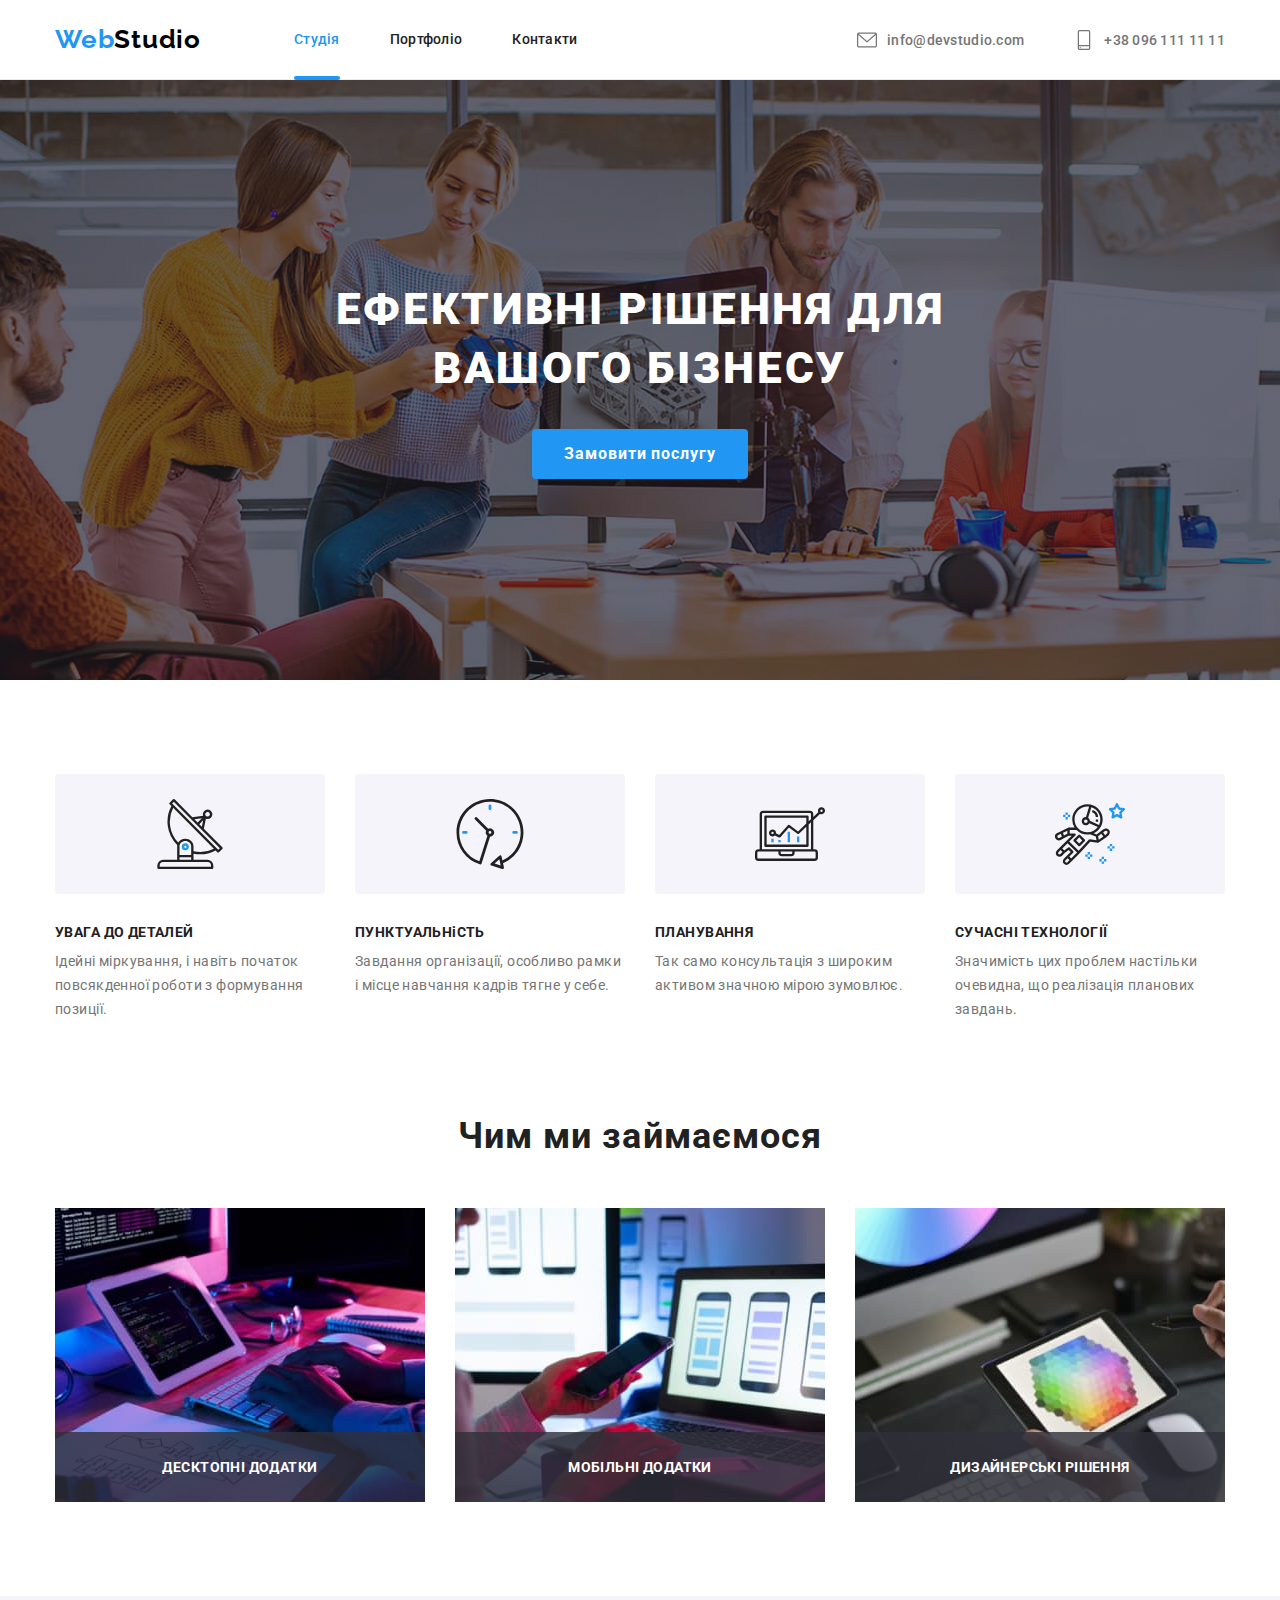
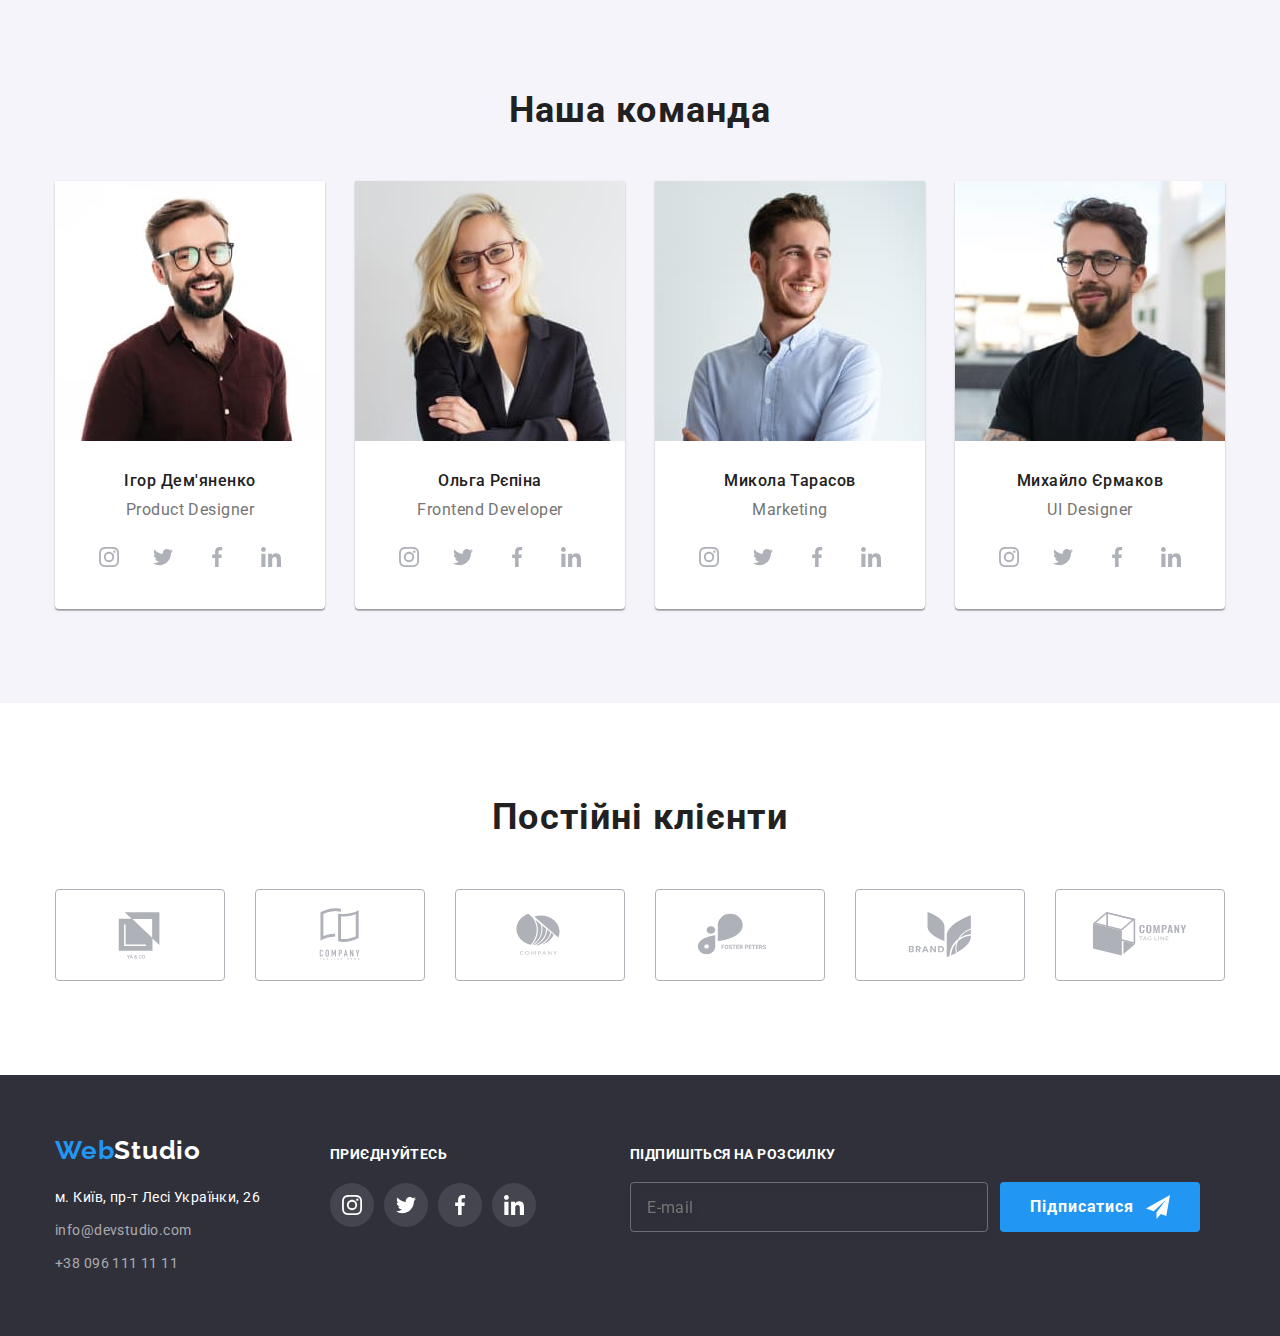
<file: index.html>
<!DOCTYPE html>
<html lang="ua">
  <head>
    <meta charset="UTF-8" />
    <meta http-equiv="X-UA-Compatible" content="IE=edge" />
    <meta name="viewport" content="width=device-width, initial-scale=1.0" />
    <title>WebStudio - Главная</title>
    <link rel="preconnect" href="https://fonts.googleapis.com" />
    <link rel="preconnect" href="https://fonts.gstatic.com" crossorigin />
    <link
      href="https://fonts.googleapis.com/css2?family=Raleway:wght@700&family=Roboto:wght@400;500;700;900&display=swap"
      rel="stylesheet"
    />
    <link rel="stylesheet" href="./css/modern-normalize.css" />
    <link rel="stylesheet" href="./css/styles.css" />
  </head>
  <body>
    <!--Head-->
    <header class="header">
      <div class="container main-nav">
        <nav class="main-nav">
          <a href="./index.html" class="logo"> <span class="logo-web">Web</span>Studio </a>

          <ul class="nav-site">
            <li class="item nav-anch">
              <a class="nav-site-link current" href="./index.html">Студія</a>
            </li>
            <li class="item nav-anch">
              <a class="nav-site-link" href="./portfolio.html">Портфоліо</a>
            </li>
            <li class="item nav-anch">
              <a class="nav-site-link" href="#">Контакти</a>
            </li>
          </ul>
        </nav>
        <ul class="nav-cont">
          <li class="item">
            <a class="nav-cont-link test" href="mailto:info@devstudio.com">
              <svg class="icon-contact" width="20" height="20">
                <use href="./images/icomoon/icons.svg#icon-envelope"></use>
              </svg>
              info@devstudio.com
            </a>
          </li>
          <li class="item">
            <a class="nav-cont-link" href="tel:+380961111111">
              <svg class="icon-contact" width="20" height="20">
                <use href="./images/icomoon/icons.svg#icon-smartphone"></use>
              </svg>
              +38 096 111 11 11
            </a>
          </li>
        </ul>
      </div>
    </header>

    <!--Main-->
    <main>
      <!--Presentation-->
      <section class="hero">
        <div class="container">
          <h1 class="hero-text">ЕФЕКТИВНІ РІШЕННЯ ДЛЯ ВАШОГО БІЗНЕСУ</h1>
          <button type="button" class="hero-btn" data-modal-open>Замовити послугу</button>
        </div>
      </section>

      <!--Preferences-->
      <section class="section">
        <div class="container">
          <h2 class="visually-hidden">Переваги</h2>
          <ul class="pref">
            <li class="item">
              <div class="icon-bg">
                <svg class="icon-pref">
                  <use href="./images/icomoon/icons.svg#icon-antenna"></use>
                </svg>
              </div>
              <h3 class="pref-title">УВАГА ДО ДЕТАЛЕЙ</h3>
              <p class="pref-text">
                Ідейні міркування, і навіть початок повсякденної роботи з формування позиції.
              </p>
            </li>
            <li class="item">
              <div class="icon-bg">
                <svg class="icon-pref">
                  <use href="./images/icomoon/icons.svg#icon-clock"></use>
                </svg>
              </div>
              <h3 class="pref-title">ПУНКТУАЛЬНіСТЬ</h3>
              <p class="pref-text">
                Завдання організації, особливо рамки і місце навчання кадрів тягне у себе.
              </p>
            </li>
            <li class="item">
              <div class="icon-bg">
                <svg class="icon-pref">
                  <use href="./images/icomoon/icons.svg#icon-diagram"></use>
                </svg>
              </div>
              <h3 class="pref-title">ПЛАНУВАННЯ</h3>
              <p class="pref-text">
                Так само консультація з широким активом значною мірою зумовлює.
              </p>
            </li>
            <li class="item">
              <div class="icon-bg">
                <svg class="icon-pref">
                  <use href="./images/icomoon/icons.svg#icon-astronaut"></use>
                </svg>
              </div>
              <h3 class="pref-title">СУЧАСНІ ТЕХНОЛОГІЇ</h3>
              <p class="pref-text">
                Значимість цих проблем настільки очевидна, що реалізація планових завдань.
              </p>
            </li>
          </ul>
        </div>
      </section>

      <!--About-->
      <section class="section supp-pt">
        <div class="container">
          <h2 class="about-title"> Чим ми займаємося </h2>
          <ul class="about-list">
            <li class="item">
              <div class="about-img">
                <a href="#"
                  ><img src="./images/about-title/img1.jpg" alt="Статистика" width="370" />
                  <h3 class="about-text">ДЕСКТОПНІ ДОДАТКИ</h3>
                </a>
              </div>
            </li>
            <li class="item">
              <div class="about-img">
                <a href="#"
                  ><img src="./images/about-title/img2.jpg" alt="Аналіз" width="370" />
                  <h3 class="about-text">МОБІЛЬНІ ДОДАТКИ</h3>
                </a>
              </div>
            </li>
            <li class="item">
              <div class="about-img">
                <a href="#"
                  ><img src="./images/about-title/img3.jpg" alt="Дизайн" width="370" />
                  <h3 class="about-text">ДИЗАЙНЕРСЬКІ РІШЕННЯ</h3>
                </a>
              </div>
            </li>
          </ul>
        </div>
      </section>

      <!--Team-->
      <section class="section team">
        <div class="container">
          <h2 class="team-title">Наша команда</h2>

          <ul class="team-list">
            <li class="team-bgd">
              <img src="./images/team-title/imgc1.jpg" alt="Игорь Демьяненко" width="270" />
              <div class="team-info">
                <h3 class="team-name">Ігор Дем'яненко</h3>
                <p class="team-prof" lang="en">Product Designer</p>
                <ul class="social-links">
                  <li class="social-link">
                    <a href="https://www.instagram.com/" class="link-team">
                      <svg class="icon-team" width="20" height="20">
                        <use href="./images/icomoon/icons.svg#icon-instagram"></use>
                      </svg>
                    </a>
                  </li>
                  <li class="social-link">
                    <a href="https://twitter.com/" class="link-team">
                      <svg class="icon-team" width="20" height="20">
                        <use href="./images/icomoon/icons.svg#icon-twitter"></use>
                      </svg>
                    </a>
                  </li>
                  <li class="social-link">
                    <a href="https://www.facebook.com/" class="link-team">
                      <svg class="icon-team" width="20" height="20">
                        <use href="./images/icomoon/icons.svg#icon-facebook"></use>
                      </svg>
                    </a>
                  </li>
                  <li class="social-link">
                    <a href="https://www.linkedin.com/" class="link-team">
                      <svg class="icon-team" width="20" height="20">
                        <use href="./images/icomoon/icons.svg#icon-linkedin"></use>
                      </svg>
                    </a>
                  </li>
                </ul>
              </div>
            </li>
            <li class="team-bgd">
              <img src="./images/team-title/imgc2.jpg" alt="Ольга Репина" width="270" />
              <div class="team-info">
                <h3 class="team-name">Ольга Рєпіна</h3>
                <p class="team-prof" lang="en">Frontend Developer</p>
                <ul class="social-links">
                  <li class="social-link">
                    <a href="https://www.instagram.com/" class="link-team">
                      <svg class="icon-team" width="20" height="20">
                        <use href="./images/icomoon/icons.svg#icon-instagram"></use>
                      </svg>
                    </a>
                  </li>
                  <li class="social-link">
                    <a href="https://twitter.com/" class="link-team">
                      <svg class="icon-team" width="20" height="20">
                        <use href="./images/icomoon/icons.svg#icon-twitter"></use>
                      </svg>
                    </a>
                  </li>
                  <li class="social-link">
                    <a href="https://www.facebook.com/" class="link-team">
                      <svg class="icon-team" width="20" height="20">
                        <use href="./images/icomoon/icons.svg#icon-facebook"></use>
                      </svg>
                    </a>
                  </li>
                  <li class="social-link">
                    <a href="https://www.linkedin.com/" class="link-team">
                      <svg class="icon-team" width="20" height="20">
                        <use href="./images/icomoon/icons.svg#icon-linkedin"></use>
                      </svg>
                    </a>
                  </li>
                </ul>
              </div>
            </li>
            <li class="team-bgd">
              <img src="./images/team-title/imgc3.jpg" alt="Николай Тарасов" width="270" />
              <div class="team-info">
                <h3 class="team-name">Микола Тарасов</h3>
                <p class="team-prof" lang="en">Marketing</p>
                <ul class="social-links">
                  <li class="social-link">
                    <a href="https://www.instagram.com/" class="link-team">
                      <svg class="icon-team" width="20" height="20">
                        <use href="./images/icomoon/icons.svg#icon-instagram"></use>
                      </svg>
                    </a>
                  </li>
                  <li class="social-link">
                    <a href="https://twitter.com/" class="link-team">
                      <svg class="icon-team" width="20" height="20">
                        <use href="./images/icomoon/icons.svg#icon-twitter"></use>
                      </svg>
                    </a>
                  </li>
                  <li class="social-link">
                    <a href="https://www.facebook.com/" class="link-team">
                      <svg class="icon-team" width="20" height="20">
                        <use href="./images/icomoon/icons.svg#icon-facebook"></use>
                      </svg>
                    </a>
                  </li>
                  <li class="social-link">
                    <a href="https://www.linkedin.com/" class="link-team">
                      <svg class="icon-team" width="20" height="20">
                        <use href="./images/icomoon/icons.svg#icon-linkedin"></use>
                      </svg>
                    </a>
                  </li>
                </ul>
              </div>
            </li>
            <li class="team-bgd">
              <img src="./images/team-title/imgc4.jpg" alt="Михаил Ермаков" width="270" />
              <div class="team-info">
                <h3 class="team-name">Михайло Єрмаков</h3>
                <p class="team-prof" lang="en">UI Designer</p>
                <ul class="social-links">
                  <li class="social-link">
                    <a href="https://www.instagram.com/" class="link-team">
                      <svg class="icon-team" width="20" height="20">
                        <use href="./images/icomoon/icons.svg#icon-instagram"></use>
                      </svg>
                    </a>
                  </li>
                  <li class="social-link">
                    <a href="https://twitter.com/" class="link-team">
                      <svg class="icon-team" width="20" height="20">
                        <use href="./images/icomoon/icons.svg#icon-twitter"></use>
                      </svg>
                    </a>
                  </li>
                  <li class="social-link">
                    <a href="https://www.facebook.com/" class="link-team">
                      <svg class="icon-team" width="20" height="20">
                        <use href="./images/icomoon/icons.svg#icon-facebook"></use>
                      </svg>
                    </a>
                  </li>
                  <li class="social-link">
                    <a href="https://www.linkedin.com/" class="link-team">
                      <svg class="icon-team" width="20" height="20">
                        <use href="./images/icomoon/icons.svg#icon-linkedin"></use>
                      </svg>
                    </a>
                  </li>
                </ul>
              </div>
            </li>
          </ul>
        </div>
      </section>

      <!--Regular Customers-->
      <section class="section">
        <div class="container">
          <h2 class="customers-title">Постійні клієнти</h2>
          <ul class="customers-list">
            <li class="customer">
              <a href="#" class="customer-item">
                <svg class="icon-logo" width="106" height="60">
                  <use href="./images/icomoon/icons.svg#icon-Logo-1"></use>
                </svg>
              </a>
            </li>
            <li class="customer">
              <a href="#" class="customer-item">
                <svg class="icon-logo" width="106" height="60">
                  <use href="./images/icomoon/icons.svg#icon-Logo-2"></use>
                </svg>
              </a>
            </li>
            <li class="customer">
              <a href="#" class="customer-item">
                <svg class="icon-logo" width="106" height="60">
                  <use href="./images/icomoon/icons.svg#icon-Logo-3"></use>
                </svg>
              </a>
            </li>
            <li class="customer">
              <a href="#" class="customer-item">
                <svg class="icon-logo" width="106" height="60">
                  <use href="./images/icomoon/icons.svg#icon-Logo-4"></use>
                </svg>
              </a>
            </li>
            <li class="customer">
              <a href="#" class="customer-item">
                <svg class="icon-logo" width="106" height="60">
                  <use href="./images/icomoon/icons.svg#icon-Logo-5"></use>
                </svg>
              </a>
            </li>
            <li class="customer">
              <a href="#" class="customer-item">
                <svg class="icon-logo" width="106" height="60">
                  <use href="./images/icomoon/icons.svg#icon-Logo-6"></use>
                </svg>
              </a>
            </li>
          </ul>
        </div>
      </section>
    </main>

    <!--Footer-->
    <footer class="footer supp-footer">
      <div class="container supp-flex">
        <div class="supp-address">
          <a href="/" class="footer-logo"> <span class="logo-web">Web</span>Studio </a>

          <address>
            <ul class="address-list">
              <li class="item">
                <a
                  href="https://goo.gl/maps/CPtrU1FHBa2aNyZL9"
                  target="_blank"
                  rel="noopener noreferrer"
                  class="address"
                  >м. Київ, пр-т Лесі Українки, 26</a
                >
              </li>
              <li class="item">
                <a href="mailto:info@devstudio.com" class="footer-cont">info@devstudio.com</a>
              </li>
              <li class="item">
                <a href="tel:+380961111111" class="footer-cont">+38 096 111 11 11</a>
              </li>
            </ul>
          </address>
        </div>

        <div class="join-in">
          <h3 class="social-links-title">ПРИЄДНУЙТЕСЬ</h3>
          <ul class="links-footer">
            <li class="social-footer">
              <a href="https://www.instagram.com/" class="link-footer">
                <svg class="icon-link-footer" width="20" height="20">
                  <use href="./images/icomoon/icons.svg#icon-instagram"></use>
                </svg>
              </a>
            </li>
            <li class="social-footer">
              <a href="https://twitter.com/" class="link-footer">
                <svg class="icon-link-footer" width="20" height="20">
                  <use href="./images/icomoon/icons.svg#icon-twitter"></use>
                </svg>
              </a>
            </li>
            <li class="social-footer">
              <a href="https://www.facebook.com/" class="link-footer">
                <svg class="icon-link-footer" width="20" height="20">
                  <use href="./images/icomoon/icons.svg#icon-facebook"></use>
                </svg>
              </a>
            </li>
            <li class="social-footer">
              <a href="https://www.linkedin.com/" class="link-footer">
                <svg class="icon-link-footer" width="20" height="20">
                  <use href="./images/icomoon/icons.svg#icon-linkedin"></use>
                </svg>
              </a>
            </li>
          </ul>
        </div>

        <div class="footer-email">
          <p class="footer-email-title">Підпишіться на розсилку</p>
          <form class="footer-email-form">
            <label class="footer-email-label">
              <input class="input-email" type="email" name="mail" placeholder="E-mail" />
            </label>
            <button class="btn-sub" type="submit">
              <span class="footer-email-span">Підписатися</span>
              <svg class="icon-link-footer-email" width="24" height="24">
                <use href="./images/icomoon/icons.svg#icon-send"></use>
              </svg>
            </button>
          </form>
        </div>
      </div>
    </footer>

    <!-- modal window -->
    <div class="backdrop is-hidden" data-modal>
      <div class="modal">
        <button class="modal-btn" data-modal-close>
          <svg widht="11" height="11">
            <use href="./images/icomoon/icons.svg#icon-close-btn"></use>
          </svg>
        </button>

        <h3 class="modal-title"> Залиште свої дані, ми вам передзвонимо </h3>

        <form class="modal-form">
          <label class="form-field">
            <span class="form-text">Ім'я</span>
            <input type="text" name="name" class="form-input" />
            <svg width="12" height="12" class="form-icon">
              <use href="./images/icomoon/icons.svg#icon-person"></use>
            </svg>
          </label>

          <label class="form-field">
            <span class="form-text">Телефон</span>
            <input type="tel" name="tel" class="form-input" />
            <svg width="12" height="12" class="form-icon">
              <use href="./images/icomoon/icons.svg#icon-telefon"></use>
            </svg>
          </label>

          <label class="form-field">
            <span class="form-text">Пошта</span>
            <input type="email" name="mail" class="form-input" />
            <svg width="12" height="12" class="form-icon">
              <use href="./images/icomoon/icons.svg#icon-email"></use>
            </svg>
          </label>

          <label class="form-field">
            <span class="form-text">Коментар</span>
            <textarea
              name="comment"
              rows="6"
              class="form-input placeholder-comment"
              placeholder="Введіть текст"
            ></textarea>
          </label>

          <label class="form-field-checkbox">
            <input
              type="checkbox"
              name="terms-of-use"
              value="terms-of-use"
              class="form-input-checkbox"
            />
            <span class="checkbox-icon"></span>
            <span class="form-label-checkbox">
              Погоджуюся з розсилкою та приймаю
              <a href="#" class="form-label-link">Умови договору</a>
            </span>
          </label>

          <div class="modal-btn-supp">
            <button type="submit" class="modal-btn-send">Відправити</button>
          </div>
        </form>
      </div>
    </div>

    <script src="./js/modal.js"></script>
  </body>
</html>
</file>
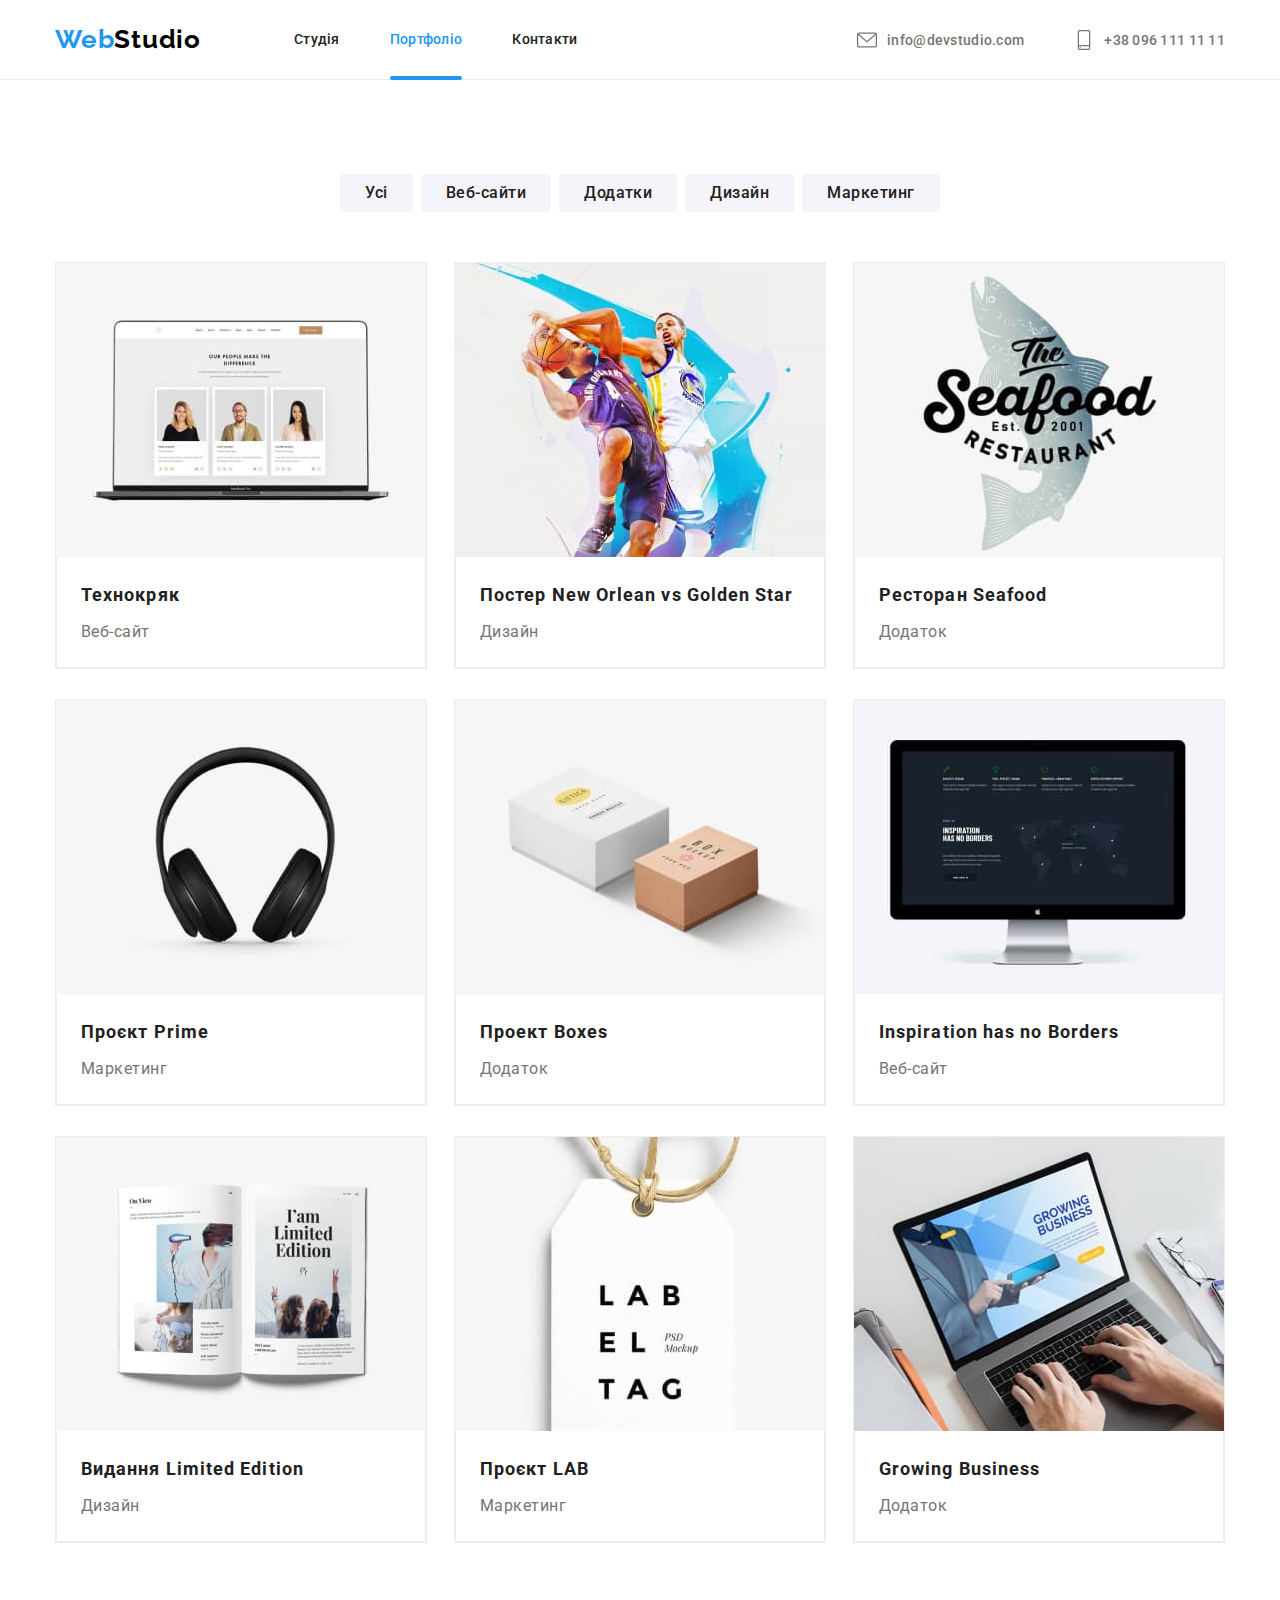
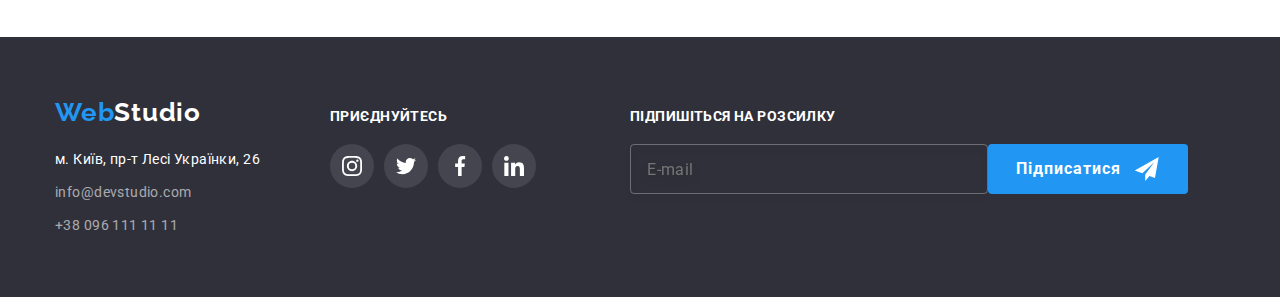
<file: portfolio.html>
<!DOCTYPE html>
<html lang="ua">
  <head>
    <meta charset="UTF-8" />
    <meta http-equiv="X-UA-Compatible" content="IE=edge" />
    <meta name="viewport" content="width=device-width, initial-scale=1.0" />
    <title>WebStudio - Портфолио</title>
    <link rel="preconnect" href="https://fonts.googleapis.com" />
    <link rel="preconnect" href="https://fonts.gstatic.com" crossorigin />
    <link
      href="https://fonts.googleapis.com/css2?family=Raleway:wght@700&family=Roboto:wght@400;500;700;900&display=swap"
      rel="stylesheet"
    />
    <link rel="stylesheet" href="./css/modern-normalize.css" />
    <link rel="stylesheet" href="./css/styles.css" />
  </head>

  <body>
    <!--Head-->
    <header class="header">
      <div class="container main-nav">
        <nav class="main-nav">
          <a href="./index.html" class="logo"> <span class="logo-web">Web</span>Studio </a>

          <ul class="nav-site">
            <li class="item nav-anch">
              <a class="nav-site-link" href="./index.html">Студія</a>
            </li>
            <li class="item nav-anch">
              <a class="nav-site-link current" href="./portfolio.html">Портфоліо</a>
            </li>
            <li class="item nav-anch">
              <a class="nav-site-link" href="#">Контакти</a>
            </li>
          </ul>
        </nav>
        <ul class="nav-cont">
          <li class="item">
            <a class="nav-cont-link test" href="mailto:info@devstudio.com">
              <svg class="icon-contact" width="20" height="20">
                <use href="./images/icomoon/icons.svg#icon-envelope"></use>
              </svg>
              info@devstudio.com
            </a>
          </li>
          <li class="item">
            <a class="nav-cont-link" href="tel:+380961111111">
              <svg class="icon-contact" width="20" height="20">
                <use href="./images/icomoon/icons.svg#icon-smartphone"></use>
              </svg>
              +38 096 111 11 11
            </a>
          </li>
        </ul>
      </div>
    </header>

    <main>
      <!--Portfolio-->
      <!--Nav portfolio-->
      <section class="section">
        <div class="container">
          <h1 class="visually-hidden">Portfolio</h1>
          <ul class="portfolio-list">
            <li class="item">
              <button class="portfolio-btn" type="button">Усі</button>
            </li>
            <li class="item">
              <button class="portfolio-btn" type="button">Веб-сайти</button>
            </li>
            <li class="item">
              <button class="portfolio-btn" type="button">Додатки</button>
            </li>
            <li class="item">
              <button class="portfolio-btn" type="button">Дизайн</button>
            </li>
            <li class="item">
              <button class="portfolio-btn" type="button">Маркетинг</button>
            </li>
          </ul>

          <!--Samples-->
          <ul class="samples-list">
            <li class="item">
              <a class="link-decor" href="#" target="_blank">
                <div class="img-wrap">
                  <img src="./images/samples-list/port1.jpg" alt="Технокряк" width="370" />
                  <p class="link-hover-text"
                    >Ресурс пропонує комплексні пропозиції з різним рівнем функціоналу та сервісів.
                    Все це дозволить відвідувачу отримати вичерпні відомості про компанію чи
                    приватну особу.</p
                  >
                </div>
                <div class="port-title-text">
                  <h2 class="port-list-title">Технокряк</h2>
                  <p class="port-list-text">Веб-сайт</p>
                </div>
              </a>
            </li>
            <li class="item">
              <a class="link-decor" href="#" target="_blank">
                <div class="img-wrap">
                  <img
                    src="./images/samples-list/port2.jpg"
                    alt="Постер New Orlean vs Golden Star"
                    width="370"
                  />
                  <p class="link-hover-text"></p>
                </div>
                <div class="port-title-text">
                  <h2 class="port-list-title"> Постер New Orlean vs Golden Star </h2>
                  <p class="port-list-text">Дизайн</p>
                </div>
              </a>
            </li>
            <li class="item">
              <a class="link-decor" href="#" target="_blank">
                <div class="img-wrap">
                  <img src="./images/samples-list/port3.jpg" alt="Ресторан Seafood" width="370" />
                  <p class="link-hover-text"></p>
                </div>
                <div class="port-title-text">
                  <h2 class="port-list-title">Ресторан Seafood</h2>
                  <p class="port-list-text">Додаток</p>
                </div>
              </a>
            </li>
            <li class="item">
              <a class="link-decor" href="#" target="_blank">
                <div class="img-wrap">
                  <img src="./images/samples-list/port4.jpg" alt="Проект Prime" width="370" />
                  <p class="link-hover-text"></p>
                </div>
                <div class="port-title-text">
                  <h2 class="port-list-title">Проєкт Prime</h2>
                  <p class="port-list-text">Маркетинг</p>
                </div>
              </a>
            </li>
            <li class="item">
              <a class="link-decor" href="#" target="_blank">
                <div class="img-wrap">
                  <img src="./images/samples-list/port5.jpg" alt="Проект Boxes" width="370" />
                  <p class="link-hover-text"></p>
                </div>
                <div class="port-title-text">
                  <h2 class="port-list-title">Проект Boxes</h2>
                  <p class="port-list-text">Додаток</p>
                </div>
              </a>
            </li>
            <li class="item">
              <a class="link-decor" href="#" target="_blank">
                <div class="img-wrap">
                  <img
                    src="./images/samples-list/port6.jpg"
                    alt="Inspiration has no Borders"
                    width="370"
                  />
                  <p class="link-hover-text"></p>
                </div>
                <div class="port-title-text">
                  <h2 class="port-list-title" lang="en"> Inspiration has no Borders </h2>
                  <p class="port-list-text">Веб-сайт</p>
                </div>
              </a>
            </li>
            <li class="item">
              <a class="link-decor" href="#" target="_blank">
                <div class="img-wrap">
                  <img
                    src="./images/samples-list/port7.jpg"
                    alt="Издание Limited Edition"
                    width="370"
                  />
                  <p class="link-hover-text"></p>
                </div>
                <div class="port-title-text">
                  <h2 class="port-list-title">Видання Limited Edition</h2>
                  <p class="port-list-text">Дизайн</p>
                </div>
              </a>
            </li>
            <li class="item">
              <a class="link-decor" href="#" target="_blank">
                <div class="img-wrap">
                  <img src="./images/samples-list/port8.jpg" alt="Проект LAB" width="370" />
                  <p class="link-hover-text"></p>
                </div>
                <div class="port-title-text">
                  <h2 class="port-list-title">Проєкт LAB</h2>
                  <p class="port-list-text">Маркетинг</p>
                </div>
              </a>
            </li>
            <li class="item">
              <a class="link-decor" href="#" target="_blank">
                <div class="img-wrap">
                  <img src="./images/samples-list/port9.jpg" alt="Growing Business" width="370" />
                  <p class="link-hover-text"></p>
                </div>
                <div class="port-title-text">
                  <h2 class="port-list-title" lang="en">Growing Business</h2>
                  <p class="port-list-text">Додаток</p>
                </div>
              </a>
            </li>
          </ul>
        </div>
      </section>
    </main>

    <!--Footer-->
    <footer class="footer supp-footer">
      <div class="container supp-flex">
        <div>
          <a href="/" class="footer-logo"> <span class="logo-web">Web</span>Studio </a>

          <address>
            <ul class="address-list">
              <li class="item">
                <a
                  href="https://goo.gl/maps/CPtrU1FHBa2aNyZL9"
                  target="_blank"
                  rel="noopener noreferrer"
                  class="address"
                  >м. Київ, пр-т Лесі Українки, 26</a
                >
              </li>
              <li class="item">
                <a href="mailto:info@devstudio.com" class="footer-cont">info@devstudio.com</a>
              </li>
              <li class="item">
                <a href="tel:+380961111111" class="footer-cont">+38 096 111 11 11</a>
              </li>
            </ul>
          </address>
        </div>

        <div class="join-in">
          <h3 class="social-links-title">ПРИЄДНУЙТЕСЬ</h3>
          <ul class="links-footer">
            <li class="social-footer">
              <a href="https://www.instagram.com/" class="link-footer">
                <svg class="icon-link-footer" width="20" height="20">
                  <use href="./images/icomoon/icons.svg#icon-instagram"></use>
                </svg>
              </a>
            </li>
            <li class="social-footer">
              <a href="https://twitter.com/" class="link-footer">
                <svg class="icon-link-footer" width="20" height="20">
                  <use href="./images/icomoon/icons.svg#icon-twitter"></use>
                </svg>
              </a>
            </li>
            <li class="social-footer">
              <a href="https://www.facebook.com/" class="link-footer">
                <svg class="icon-link-footer" width="20" height="20">
                  <use href="./images/icomoon/icons.svg#icon-facebook"></use>
                </svg>
              </a>
            </li>
            <li class="social-footer">
              <a href="https://www.linkedin.com/" class="link-footer">
                <svg class="icon-link-footer" width="20" height="20">
                  <use href="./images/icomoon/icons.svg#icon-linkedin"></use>
                </svg>
              </a>
            </li>
          </ul>
        </div>

        <div class="footer-email">
          <h3 class="footer-email-title">Підпишіться на розсилку</h3>
          <form class="footer-email-form">
            <label class="footer-email-label">
              <input class="input-email" type="email" name="mail" placeholder="E-mail" />
              <button class="btn-sub" type="submit">
                <span class="footer-email-span">Підписатися</span>
                <svg class="icon-link-footer-email" widht="24" height="24">
                  <use href="./images/icomoon/icons.svg#icon-send"></use>
                </svg>
              </button>
            </label>
          </form>
        </div>
      </div>
    </footer>
  </body>
</html>
</file>
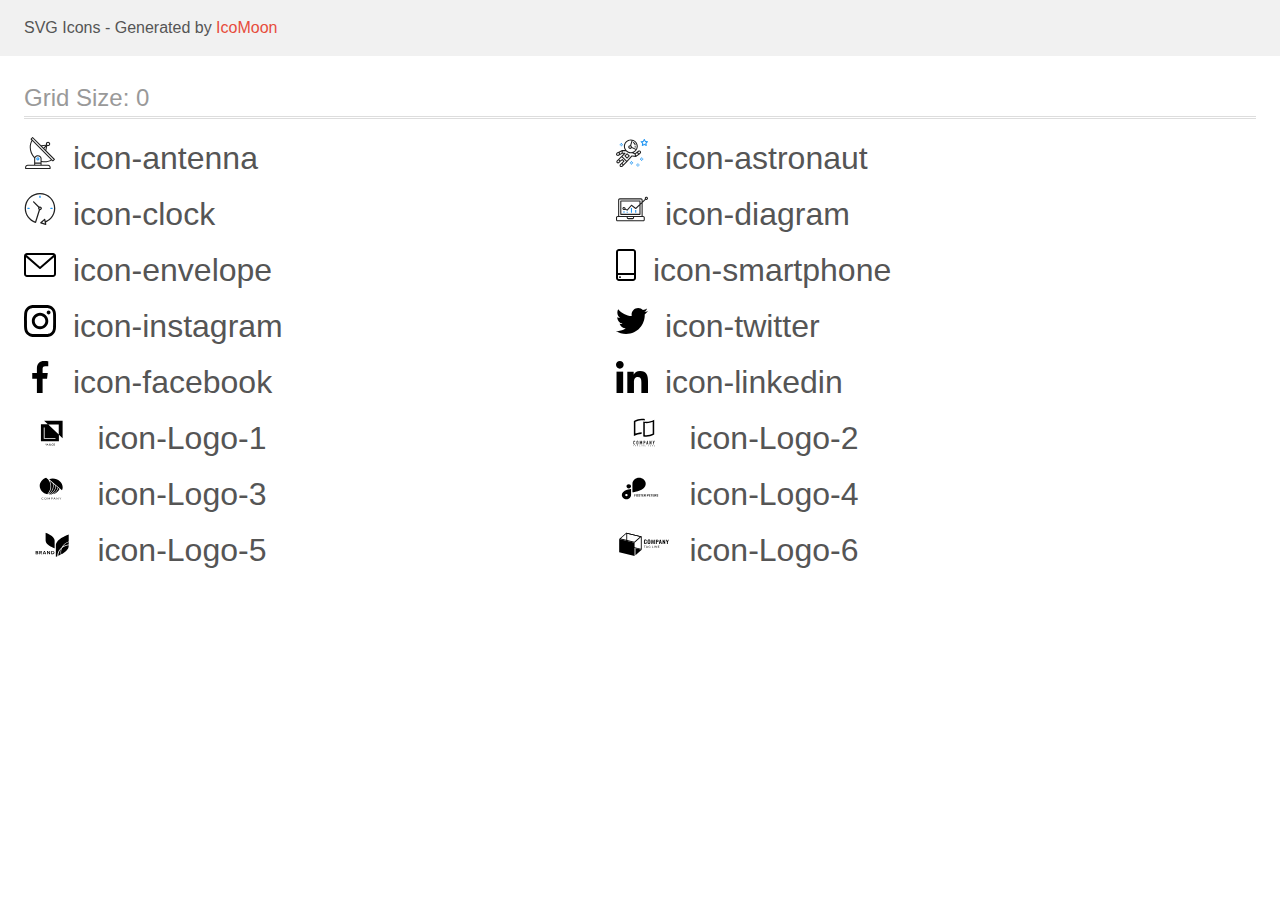
<file: images/icomoon/demo.html>
<!doctype html>
<html>
<head>
    <title>IcoMoon - SVG Icons</title>
    <meta charset="utf-8">
    <meta name="viewport" content="width=device-width, initial-scale=1">
    <link rel="stylesheet" href="demo-files/demo.css">
    <link rel="stylesheet" href="style.css">
</head>
<body>
<svg aria-hidden="true" style="position: absolute; width: 0; height: 0; overflow: hidden;" version="1.1" xmlns="http://www.w3.org/2000/svg" xmlns:xlink="http://www.w3.org/1999/xlink">
<defs>
<symbol id="icon-antenna" viewBox="0 0 32 32">
<path fill="#212121" style="fill: var(--color1, #212121)" d="M30.773 22.098l-8.443-8.505 0.937-4.615c0.242 0.094 0.499 0.144 0.758 0.146h0.006c1.192 0.014 2.17-0.941 2.184-2.133s-0.941-2.17-2.133-2.184c-1.192-0.014-2.17 0.941-2.184 2.133-0.003 0.255 0.039 0.509 0.125 0.749l-4.96 0.605-8.091-8.133c-0.099-0.101-0.235-0.159-0.377-0.16-0.14 0.001-0.274 0.056-0.373 0.155l-1.513 1.504c-0.208 0.208-0.208 0.546 0 0.754l0.814 0.826c-3.153 5.798-2.129 12.978 2.519 17.663 0.043 0.041 0.092 0.074 0.146 0.098-0.034 0.18-0.051 0.364-0.052 0.547v6.187h-6.4c-1.472 0.002-2.665 1.195-2.667 2.667v1.067c0 0.295 0.239 0.533 0.533 0.533h24.533c0.295 0 0.533-0.239 0.533-0.533v-1.067c-0.002-1.472-1.195-2.665-2.667-2.667h-6.4v-2.742c1.003 0.21 2.024 0.317 3.049 0.32 2.458-0.003 4.877-0.615 7.040-1.783l0.818 0.823c0.099 0.101 0.235 0.159 0.377 0.16 0.14-0.001 0.274-0.056 0.373-0.155l1.513-1.504c0.208-0.208 0.208-0.546 0-0.754zM23.28 6.233c0.418-0.415 1.093-0.414 1.508 0.004s0.414 1.093-0.004 1.508c-0.2 0.199-0.47 0.31-0.752 0.31h-0.003c-0.589-0.003-1.064-0.483-1.061-1.072 0.002-0.282 0.115-0.552 0.314-0.751h-0.002zM22.024 9.738l-0.598 2.946-1.175-1.182 1.774-1.763zM21.419 8.836l-1.92 1.909-1.485-1.493 3.405-0.415zM24.004 28.8c0.884 0 1.6 0.716 1.6 1.6v0.533h-23.467v-0.533c0-0.884 0.716-1.6 1.6-1.6h20.267zM16.537 26.667v1.067h-5.333v-1.067h5.333zM11.204 25.6v-4.053c0-1.294 1.196-2.347 2.667-2.347s2.667 1.053 2.667 2.347v4.053h-5.333zM17.604 23.904v-2.357c0-1.882-1.675-3.413-3.733-3.413-1.331-0.020-2.576 0.657-3.281 1.786-4.058-4.274-4.971-10.645-2.279-15.887l18.602 18.708c-2.872 1.461-6.165 1.873-9.309 1.163zM28.893 23.22l-21.057-21.181 0.755-0.752 7.935 7.98c0.004 0 0.006 0.007 0.010 0.010l13.115 13.191-0.757 0.752z"></path>
<path fill="#2196f3" style="fill: var(--color2, #2196f3)" d="M13.876 20.267h-0.005c-0.884-0.001-1.601 0.714-1.602 1.598s0.714 1.601 1.598 1.602h0.005c0.884 0.001 1.601-0.714 1.602-1.598s-0.714-1.601-1.598-1.602zM14.249 22.245c-0.1 0.1-0.236 0.156-0.378 0.155-0.295-0.002-0.532-0.242-0.531-0.536 0.001-0.141 0.057-0.276 0.157-0.375s0.233-0.154 0.373-0.155c0.295 0.002 0.532 0.241 0.53 0.536-0.001 0.141-0.057 0.276-0.157 0.375h0.005z"></path>
</symbol>
<symbol id="icon-astronaut" viewBox="0 0 32 32">
<path fill="#2196f3" style="fill: var(--color2, #2196f3)" d="M31.974 4.524c-0.063-0.193-0.229-0.333-0.43-0.363l-1.91-0.278-0.855-1.731c-0.179-0.365-0.777-0.365-0.956 0l-0.855 1.731-1.91 0.278c-0.201 0.029-0.367 0.17-0.431 0.363-0.062 0.193-0.011 0.405 0.135 0.547l1.383 1.348-0.326 1.903c-0.034 0.2 0.048 0.402 0.212 0.522 0.166 0.121 0.382 0.135 0.562 0.040l1.709-0.899 1.709 0.899c0.078 0.041 0.164 0.061 0.249 0.061 0.11 0 0.221-0.034 0.314-0.102 0.164-0.119 0.246-0.322 0.212-0.522l-0.326-1.903 1.383-1.348c0.145-0.142 0.197-0.354 0.135-0.547zM29.511 5.851c-0.125 0.122-0.183 0.299-0.153 0.472l0.191 1.114-1-0.526c-0.078-0.041-0.163-0.061-0.249-0.061s-0.17 0.020-0.249 0.061l-1.001 0.526 0.191-1.114c0.030-0.173-0.028-0.349-0.153-0.472l-0.81-0.789 1.119-0.163c0.174-0.025 0.324-0.134 0.402-0.292l0.5-1.013 0.5 1.013c0.078 0.157 0.228 0.267 0.402 0.292l1.119 0.163-0.809 0.789z"></path>
<path fill="#2196f3" style="fill: var(--color2, #2196f3)" d="M26.134 20.522h-1.067v1.067h1.067v-1.067z"></path>
<path fill="#2196f3" style="fill: var(--color2, #2196f3)" d="M26.134 22.656h-1.067v1.067h1.067v-1.067z"></path>
<path fill="#2196f3" style="fill: var(--color2, #2196f3)" d="M27.2 21.589h-1.067v1.067h1.067v-1.067z"></path>
<path fill="#2196f3" style="fill: var(--color2, #2196f3)" d="M25.067 21.589h-1.067v1.067h1.067v-1.067z"></path>
<path fill="#2196f3" style="fill: var(--color2, #2196f3)" d="M22.4 26.389h-1.067v1.067h1.067v-1.067z"></path>
<path fill="#2196f3" style="fill: var(--color2, #2196f3)" d="M22.4 28.522h-1.067v1.067h1.067v-1.067z"></path>
<path fill="#2196f3" style="fill: var(--color2, #2196f3)" d="M23.467 27.456h-1.067v1.067h1.067v-1.067z"></path>
<path fill="#2196f3" style="fill: var(--color2, #2196f3)" d="M21.333 27.456h-1.067v1.067h1.067v-1.067z"></path>
<path fill="#2196f3" style="fill: var(--color2, #2196f3)" d="M16 24.256h-1.067v1.067h1.067v-1.067z"></path>
<path fill="#2196f3" style="fill: var(--color2, #2196f3)" d="M16 26.389h-1.067v1.067h1.067v-1.067z"></path>
<path fill="#2196f3" style="fill: var(--color2, #2196f3)" d="M17.067 25.322h-1.067v1.067h1.067v-1.067z"></path>
<path fill="#2196f3" style="fill: var(--color2, #2196f3)" d="M14.933 25.322h-1.067v1.067h1.067v-1.067z"></path>
<path fill="#2196f3" style="fill: var(--color2, #2196f3)" d="M5.867 6.122h-1.067v1.067h1.067v-1.067z"></path>
<path fill="#2196f3" style="fill: var(--color2, #2196f3)" d="M5.867 8.255h-1.067v1.067h1.067v-1.067z"></path>
<path fill="#2196f3" style="fill: var(--color2, #2196f3)" d="M6.933 7.189h-1.067v1.067h1.067v-1.067z"></path>
<path fill="#2196f3" style="fill: var(--color2, #2196f3)" d="M4.8 7.189h-1.067v1.067h1.067v-1.067z"></path>
<path fill="#212121" style="fill: var(--color1, #212121)" d="M24.715 14.159c-0.287-0.388-0.709-0.637-1.188-0.705-0.481-0.068-0.956 0.058-1.34 0.352l-1.252 0.96-1.898 1.417-1.358-0.541c2.421-1.086 4.114-3.508 4.114-6.32 0-3.823-3.123-6.933-6.961-6.933s-6.961 3.11-6.961 6.933c0 1.386 0.414 2.674 1.12 3.758l-2.764-0.024c-0.002 0-0.003 0-0.005 0-0.009 0-0.015 0.004-0.023 0.005-0.053 0.002-0.105 0.013-0.155 0.031-0.013 0.005-0.026 0.008-0.038 0.013-0.006 0.003-0.013 0.003-0.019 0.006l-3.233 1.596c-0.001 0-0.001 0-0.001 0.001l-1.893 0.911c-0.021 0.009-0.042 0.021-0.063 0.035-0.755 0.502-1.012 1.489-0.598 2.295 0.22 0.429 0.595 0.745 1.056 0.889 0.178 0.055 0.359 0.083 0.539 0.083 0.29 0 0.577-0.071 0.839-0.211l1.388-0.738 2.264-1.169 1.357-0.008-5.442 5.416c-0.001 0.001-0.001 0.001-0.002 0.001l-1.339 1.333c-0.316 0.315-0.49 0.732-0.49 1.178s0.174 0.863 0.49 1.179c0.325 0.323 0.752 0.485 1.179 0.485s0.854-0.162 1.18-0.485l1.314-1.309 1.741-1.3 0.901 0.897-1.762 1.754c-0 0.001-0.001 0.001-0.002 0.001l-1.339 1.333c-0.316 0.315-0.49 0.732-0.49 1.178s0.174 0.863 0.49 1.179c0.325 0.323 0.753 0.485 1.18 0.485s0.855-0.162 1.18-0.485l3.482-3.467c0.001-0.001 0.001-0.001 0.001-0.002l1.010-1-0.004-0.004c0.006-0.006 0.015-0.009 0.022-0.015l5.166-5.658 3.471 0.494c0.025 0.004 0.050 0.005 0.075 0.005 0.065 0 0.127-0.015 0.187-0.038 0.018-0.006 0.033-0.015 0.050-0.023 0.019-0.010 0.039-0.015 0.058-0.027l3.213-2.133c0.012-0.008 0.018-0.021 0.029-0.029 0.013-0.010 0.029-0.014 0.041-0.026l1.271-1.191c0.662-0.62 0.753-1.635 0.212-2.362zM2.13 17.77c-0.173 0.093-0.37 0.111-0.558 0.052-0.187-0.058-0.338-0.186-0.427-0.358-0.161-0.314-0.068-0.695 0.214-0.902l1.314-0.632 0.449 1.312-0.992 0.528zM5.628 15.942l-1.548 0.8-0.439-1.283 2.027-1.001-0.040 1.484zM20.727 9.322c0 0.918-0.219 1.785-0.599 2.559l-4.181-1.899c-0.044-0.573-0.341-1.075-0.788-1.388l1.464-4.86c2.378 0.756 4.105 2.974 4.105 5.588zM8.938 9.322c0-3.235 2.644-5.867 5.894-5.867 0.253 0 0.5 0.021 0.745 0.052l-1.432 4.754c-0.019-0.001-0.037-0.006-0.057-0.006-1.033 0-1.873 0.837-1.873 1.867s0.84 1.867 1.873 1.867c0.694 0 1.294-0.383 1.618-0.945l3.862 1.755c-1.075 1.446-2.795 2.39-4.737 2.39-3.25 0-5.894-2.632-5.894-5.867zM14.894 10.122c0 0.441-0.362 0.8-0.806 0.8s-0.806-0.359-0.806-0.8c0-0.441 0.362-0.8 0.806-0.8s0.806 0.359 0.806 0.8zM2.465 25.146c-0.236 0.234-0.619 0.234-0.854 0.001-0.114-0.114-0.176-0.263-0.176-0.423s0.062-0.309 0.176-0.421l0.962-0.958 0.851 0.848-0.959 0.955zM5.679 28.88c-0.236 0.234-0.619 0.235-0.855 0.001-0.114-0.114-0.176-0.263-0.176-0.423s0.062-0.309 0.176-0.421l0.963-0.959 0.852 0.848-0.96 0.955zM9.16 25.411c-0.001 0-0.001 0-0.002 0.001l-1.765 1.76-0.852-0.848 1.763-1.755c0 0 0 0 0-0s0.001-0.001 0.002-0.001c0.040-0.040 0.065-0.088 0.090-0.135 0.007-0.014 0.020-0.026 0.026-0.040 0.017-0.041 0.019-0.085 0.026-0.129 0.003-0.025 0.014-0.047 0.014-0.073 0-0.036-0.013-0.070-0.020-0.106-0.006-0.032-0.006-0.065-0.019-0.095-0.020-0.050-0.055-0.094-0.091-0.138-0.010-0.012-0.014-0.027-0.025-0.038 0 0 0 0-0.001 0s-0.001-0.002-0.001-0.002l-1.607-1.6c-0.017-0.017-0.039-0.024-0.058-0.038-0.028-0.022-0.055-0.042-0.087-0.058-0.030-0.015-0.061-0.024-0.093-0.033-0.034-0.010-0.067-0.017-0.103-0.020-0.033-0.002-0.063 0.001-0.095 0.005-0.036 0.004-0.069 0.009-0.104 0.020-0.034 0.011-0.063 0.027-0.094 0.045-0.020 0.011-0.042 0.015-0.061 0.029l-1.773 1.324-0.901-0.897 2.399-2.386 4.361 4.289-0.928 0.919zM15.979 18.394c-0.015-0.002-0.030 0.004-0.045 0.003-0.039-0.002-0.076 0.001-0.115 0.007-0.030 0.005-0.059 0.011-0.088 0.021-0.034 0.012-0.065 0.028-0.097 0.047-0.030 0.018-0.057 0.037-0.083 0.061-0.013 0.011-0.028 0.017-0.040 0.029l-4.698 5.146-4.328-4.257 2.833-2.818c0.209-0.208 0.21-0.546 0.002-0.755-0.105-0.105-0.243-0.157-0.381-0.156v-0.001l-2.219 0.013 0.028-1.607 3.104 0.027c1.265 1.294 3.029 2.101 4.981 2.101 0.437 0 0.864-0.045 1.279-0.123 0.040 0.032 0.079 0.065 0.13 0.085l2.41 0.96 0.331 1.644-3.003-0.427zM20.020 18.572l-0.313-1.558 1.446-1.080 0.947 1.257-2.080 1.381zM23.774 15.741l-0.838 0.785-0.931-1.236 0.831-0.637c0.155-0.119 0.351-0.168 0.543-0.143 0.193 0.027 0.364 0.128 0.48 0.284 0.217 0.292 0.18 0.699-0.085 0.947z"></path>
<path fill="#212121" style="fill: var(--color1, #212121)" d="M13.602 18.544l-2.143-2.133c-0.207-0.207-0.545-0.207-0.753 0l-2.142 2.133c-0.1 0.101-0.157 0.236-0.157 0.378s0.056 0.278 0.157 0.378l2.142 2.133c0.104 0.103 0.241 0.155 0.377 0.155s0.273-0.052 0.376-0.155l2.143-2.133c0.1-0.1 0.157-0.236 0.157-0.378s-0.057-0.278-0.157-0.378zM11.083 20.303l-1.387-1.381 1.387-1.381 1.387 1.381-1.387 1.381z"></path>
<path fill="#212121" style="fill: var(--color1, #212121)" d="M17.164 5.071l-0.258 1.036c0.071 0.018 1.738 0.452 1.738 2.149h1.067c-0-2.017-1.666-2.965-2.547-3.185z"></path>
<path fill="#212121" style="fill: var(--color1, #212121)" d="M19.711 9.322h-1.067v1.067h1.067v-1.067z"></path>
</symbol>
<symbol id="icon-clock" viewBox="0 0 32 32">
<path fill="#212121" style="fill: var(--color1, #212121)" d="M31.297 15.301c-0.002-8.452-6.855-15.303-15.308-15.301s-15.303 6.855-15.301 15.308c0.001 6.658 4.307 12.551 10.649 14.576 0.061 0.019 0.124 0.029 0.187 0.029 0.121-0 0.239-0.032 0.342-0.094 0.135-0.080 0.236-0.207 0.283-0.356l3.865-12.25c1.057-0.005 1.909-0.866 1.903-1.923s-0.866-1.909-1.923-1.903c-0.284 0.001-0.565 0.067-0.82 0.191l-5.106-5.107c-0.253-0.245-0.657-0.238-0.902 0.016-0.239 0.247-0.239 0.639 0 0.886l5.103 5.109c-0.392 0.799-0.168 1.764 0.536 2.309l-3.683 11.673c-7.278-2.681-11.004-10.754-8.323-18.032s10.754-11.004 18.032-8.323 11.004 10.754 8.323 18.032c-1.31 3.556-4.001 6.431-7.462 7.973l-0.398-1.874c-0.073-0.344-0.411-0.565-0.756-0.492-0.109 0.023-0.209 0.074-0.292 0.148l-3.837 3.426c-0.263 0.234-0.287 0.637-0.052 0.9 0.076 0.085 0.174 0.149 0.283 0.184l4.899 1.563c0.335 0.108 0.694-0.077 0.802-0.412 0.034-0.106 0.040-0.219 0.017-0.328l-0.391-1.839c5.664-2.388 9.342-7.942 9.329-14.089zM15.992 14.664c0.352 0 0.638 0.286 0.638 0.638s-0.286 0.638-0.638 0.638c-0.352 0-0.638-0.285-0.638-0.638s0.285-0.638 0.638-0.638zM18.093 29.528l2.184-1.948 0.603 2.84-2.787-0.892z"></path>
<path fill="#2196f3" style="fill: var(--color2, #2196f3)" d="M15.354 3.185v1.275c0 0.352 0.285 0.638 0.638 0.638s0.638-0.285 0.638-0.638v-1.275c0-0.352-0.286-0.638-0.638-0.638s-0.638 0.286-0.638 0.638z"></path>
<path fill="#2196f3" style="fill: var(--color2, #2196f3)" d="M3.876 14.664c-0.352 0-0.638 0.286-0.638 0.638s0.285 0.638 0.638 0.638h1.275c0.352 0 0.638-0.285 0.638-0.638s-0.285-0.638-0.638-0.638h-1.275z"></path>
<path fill="#2196f3" style="fill: var(--color2, #2196f3)" d="M28.108 15.939c0.352 0 0.638-0.285 0.638-0.638s-0.285-0.638-0.638-0.638h-1.275c-0.352 0-0.638 0.286-0.638 0.638s0.286 0.638 0.638 0.638h1.275z"></path>
</symbol>
<symbol id="icon-diagram" viewBox="0 0 32 32">
<path fill="#2196f3" style="fill: var(--color2, #2196f3)" d="M14.926 14.965h1.066v4.798h-1.066v-4.797z"></path>
<path fill="#2196f3" style="fill: var(--color2, #2196f3)" d="M19.19 17.097h1.066v2.665h-1.066v-2.665z"></path>
<path fill="#2196f3" style="fill: var(--color2, #2196f3)" d="M10.661 18.696h1.066v1.066h-1.066v-1.066z"></path>
<path fill="#2196f3" style="fill: var(--color2, #2196f3)" d="M7.463 18.163h1.066v1.599h-1.066v-1.599z"></path>
<path fill="#212121" style="fill: var(--color1, #212121)" d="M1.599 28.291h25.587c0.883 0 1.599-0.716 1.599-1.599v-2.132c0-0.883-0.716-1.599-1.599-1.599h-0.533v-13.293l3.028-2.868c0.703 0.346 1.553 0.136 2.013-0.499s0.396-1.508-0.152-2.068-1.42-0.644-2.065-0.198c-0.644 0.446-0.873 1.292-0.542 2.002l-2.281 2.163v-1.23c0-0.883-0.716-1.599-1.599-1.599h-21.322c-0.883 0-1.599 0.716-1.599 1.599v15.992h-0.533c-0.883 0-1.599 0.716-1.599 1.599v2.132c0 0.883 0.716 1.599 1.599 1.599zM30.384 4.837c0.294 0 0.533 0.239 0.533 0.533s-0.239 0.533-0.533 0.533c-0.294 0-0.533-0.239-0.533-0.533s0.239-0.533 0.533-0.533zM3.198 6.969c0-0.294 0.239-0.533 0.533-0.533h21.322c0.294 0 0.533 0.239 0.533 0.533v2.239l-1.066 1.013v-2.186c0-0.294-0.239-0.533-0.533-0.533h-19.19c-0.294 0-0.533 0.239-0.533 0.533v13.326c0 0.294 0.239 0.533 0.533 0.533h19.19c0.294 0 0.533-0.239 0.533-0.533v-9.674l1.066-1.010v12.284h-22.388v-15.992zM7.996 13.899c-0.721-0.002-1.354 0.478-1.546 1.174s0.105 1.433 0.725 1.801c0.62 0.368 1.41 0.276 1.928-0.226l1.853 0.93c0.215 0.108 0.476 0.057 0.636-0.123l3.939-4.431 3.872 2.901c0.208 0.156 0.498 0.139 0.686-0.039l3.365-3.188v8.131h-18.124v-12.26h18.124v2.66l-3.771 3.572-3.904-2.927c-0.222-0.166-0.534-0.135-0.718 0.072l-3.993 4.493-1.493-0.746c0.011-0.064 0.018-0.129 0.020-0.193 0-0.883-0.716-1.599-1.599-1.599zM8.529 15.498c0 0.294-0.239 0.533-0.533 0.533s-0.533-0.239-0.533-0.533c0-0.294 0.239-0.533 0.533-0.533s0.533 0.239 0.533 0.533zM11.727 24.027h5.331v0.533c0 0.294-0.239 0.533-0.533 0.533h-4.264c-0.294 0-0.533-0.239-0.533-0.533v-0.533zM1.066 24.56c0-0.294 0.239-0.533 0.533-0.533h9.062v0.533c0 0.883 0.716 1.599 1.599 1.599h4.264c0.883 0 1.599-0.716 1.599-1.599v-0.533h9.062c0.294 0 0.533 0.239 0.533 0.533v2.132c0 0.294-0.239 0.533-0.533 0.533h-25.587c-0.294 0-0.533-0.239-0.533-0.533v-2.132z"></path>
</symbol>
<symbol id="icon-envelope" viewBox="0 0 32 32">
<path d="M29 4h-26c-1.654 0-3 1.346-3 3v18c0 1.654 1.346 3 3 3h26c1.654 0 3-1.346 3-3v-18c0-1.654-1.346-3-3-3zM29 6c0.136 0 0.265 0.028 0.383 0.077l-13.383 11.599-13.383-11.599c0.118-0.049 0.247-0.077 0.383-0.077h26zM29 26h-26c-0.552 0-1-0.448-1-1v-16.81l13.345 11.565c0.188 0.163 0.422 0.244 0.655 0.244s0.467-0.081 0.655-0.244l13.345-11.565v16.81c0 0.552-0.448 1-1 1z"></path>
</symbol>
<symbol id="icon-smartphone" viewBox="0 0 20 32">
<path d="M17 0h-14c-1.654 0-3 1.346-3 3v26c0 1.654 1.346 3 3 3h14c1.654 0 3-1.346 3-3v-26c0-1.654-1.346-3-3-3zM3 2h14c0.552 0 1 0.448 1 1v21h-16v-21c0-0.552 0.448-1 1-1zM17 30h-14c-0.552 0-1-0.448-1-1v-3h16v3c0 0.552-0.448 1-1 1z"></path>
<path d="M4.707 27.478c0.391 0.365 0.391 0.956 0 1.321s-1.024 0.365-1.414 0c-0.391-0.365-0.391-0.956 0-1.321s1.024-0.365 1.414 0z"></path>
</symbol>
<symbol id="icon-instagram" viewBox="0 0 32 32">
<path d="M31.969 9.408c-0.075-1.7-0.35-2.869-0.744-3.882-0.406-1.075-1.032-2.038-1.851-2.838-0.8-0.813-1.769-1.444-2.832-1.844-1.019-0.394-2.182-0.669-3.882-0.744-1.713-0.081-2.257-0.1-6.601-0.1s-4.888 0.019-6.595 0.094c-1.7 0.075-2.869 0.35-3.882 0.744-1.075 0.406-2.038 1.031-2.838 1.85-0.813 0.8-1.444 1.769-1.844 2.832-0.394 1.019-0.669 2.182-0.744 3.882-0.081 1.713-0.1 2.257-0.1 6.601s0.019 4.888 0.094 6.595c0.075 1.7 0.35 2.869 0.744 3.882 0.406 1.075 1.038 2.038 1.85 2.838 0.8 0.813 1.769 1.444 2.832 1.844 1.019 0.394 2.182 0.669 3.882 0.744 1.706 0.075 2.25 0.094 6.595 0.094s4.888-0.019 6.595-0.094c1.7-0.075 2.869-0.35 3.882-0.744 2.151-0.832 3.851-2.532 4.682-4.682 0.394-1.019 0.669-2.182 0.744-3.882 0.075-1.707 0.094-2.251 0.094-6.595s-0.006-4.888-0.081-6.595zM29.087 22.473c-0.069 1.563-0.331 2.407-0.55 2.969-0.538 1.394-1.644 2.5-3.038 3.038-0.563 0.219-1.413 0.481-2.969 0.55-1.688 0.075-2.194 0.094-6.464 0.094s-4.782-0.019-6.464-0.094c-1.563-0.069-2.407-0.331-2.969-0.55-0.694-0.256-1.325-0.663-1.838-1.194-0.531-0.519-0.938-1.144-1.194-1.838-0.219-0.563-0.481-1.413-0.55-2.969-0.075-1.688-0.094-2.194-0.094-6.464s0.019-4.782 0.094-6.464c0.069-1.563 0.331-2.407 0.55-2.969 0.256-0.694 0.663-1.325 1.2-1.838 0.519-0.531 1.144-0.938 1.838-1.194 0.563-0.219 1.413-0.481 2.969-0.55 1.688-0.075 2.194-0.094 6.464-0.094 4.276 0 4.782 0.019 6.464 0.094 1.563 0.069 2.407 0.331 2.969 0.55 0.694 0.256 1.325 0.662 1.838 1.194 0.531 0.519 0.938 1.144 1.194 1.838 0.219 0.563 0.481 1.413 0.55 2.969 0.075 1.688 0.094 2.194 0.094 6.464s-0.019 4.77-0.094 6.458z"></path>
<path d="M16.059 7.783c-4.538 0-8.22 3.682-8.22 8.22s3.682 8.22 8.22 8.22c4.539 0 8.22-3.682 8.22-8.22s-3.682-8.22-8.22-8.22zM16.059 21.335c-2.944 0-5.332-2.388-5.332-5.332s2.388-5.332 5.332-5.332c2.944 0 5.332 2.388 5.332 5.332s-2.388 5.332-5.332 5.332z"></path>
<path d="M26.524 7.458c0 1.060-0.859 1.919-1.919 1.919s-1.919-0.859-1.919-1.919c0-1.060 0.859-1.919 1.919-1.919s1.919 0.859 1.919 1.919z"></path>
</symbol>
<symbol id="icon-twitter" viewBox="0 0 32 32">
<path d="M32 6.078c-1.19 0.522-2.458 0.868-3.78 1.036 1.36-0.812 2.398-2.088 2.886-3.626-1.268 0.756-2.668 1.29-4.16 1.588-1.204-1.282-2.92-2.076-4.792-2.076-3.632 0-6.556 2.948-6.556 6.562 0 0.52 0.044 1.020 0.152 1.496-5.454-0.266-10.28-2.88-13.522-6.862-0.566 0.982-0.898 2.106-0.898 3.316 0 2.272 1.17 4.286 2.914 5.452-1.054-0.020-2.088-0.326-2.964-0.808 0 0.020 0 0.046 0 0.072 0 3.188 2.274 5.836 5.256 6.446-0.534 0.146-1.116 0.216-1.72 0.216-0.42 0-0.844-0.024-1.242-0.112 0.85 2.598 3.262 4.508 6.13 4.57-2.232 1.746-5.066 2.798-8.134 2.798-0.538 0-1.054-0.024-1.57-0.090 2.906 1.874 6.35 2.944 10.064 2.944 12.072 0 18.672-10 18.672-18.668 0-0.29-0.010-0.57-0.024-0.848 1.302-0.924 2.396-2.078 3.288-3.406z"></path>
</symbol>
<symbol id="icon-facebook" viewBox="0 0 32 32">
<path d="M21.329 5.313h2.921v-5.088c-0.504-0.069-2.237-0.225-4.256-0.225-4.212 0-7.097 2.649-7.097 7.519v4.481h-4.648v5.688h4.648v14.312h5.699v-14.311h4.46l0.708-5.688h-5.169v-3.919c0.001-1.644 0.444-2.769 2.735-2.769z"></path>
</symbol>
<symbol id="icon-linkedin" viewBox="0 0 32 32">
<path d="M31.992 32v-0.001h0.008v-11.736c0-5.741-1.236-10.164-7.948-10.164-3.227 0-5.392 1.771-6.276 3.449h-0.093v-2.913h-6.364v21.364h6.627v-10.579c0-2.785 0.528-5.479 3.977-5.479 3.399 0 3.449 3.179 3.449 5.657v10.401h6.62z"></path>
<path d="M0.528 10.636h6.635v21.364h-6.635v-21.364z"></path>
<path d="M3.843 0c-2.121 0-3.843 1.721-3.843 3.843s1.721 3.879 3.843 3.879c2.121 0 3.843-1.757 3.843-3.879-0.001-2.121-1.723-3.843-3.843-3.843v0z"></path>
</symbol>
<symbol id="icon-Logo-1" viewBox="0 0 57 32">
<path d="M20.267 3.733l3.738 3.538-6.938-0.004v17.166h18.133v-6.564l3.733 3.534v-17.671h-18.667zM35.036 17.455l-10.597-10.032h10.597v10.032zM31.746 21.923h-11.81v-11.545h0.835v10.764h10.975v0.782zM22.725 26.72l-0.436 0.898-0.436-0.898h-0.366l0.637 1.198v0.698h0.331v-0.698l0.635-1.198h-0.365zM23.273 28.615l0.154-0.441h0.734l0.155 0.441h0.344l-0.717-1.896h-0.296l-0.716 1.896h0.342zM23.794 27.122l0.275 0.786h-0.549l0.275-0.786zM25.531 27.863c-0.048 0.073-0.072 0.153-0.072 0.241 0 0.16 0.056 0.29 0.168 0.389s0.263 0.148 0.451 0.148 0.349-0.051 0.484-0.152l0.107 0.126h0.367l-0.279-0.329c0.109-0.149 0.164-0.341 0.164-0.574h-0.275c0 0.128-0.026 0.243-0.079 0.348l-0.366-0.432 0.129-0.094c0.091-0.066 0.157-0.132 0.197-0.198s0.060-0.14 0.060-0.219c0-0.12-0.044-0.22-0.133-0.301s-0.201-0.122-0.339-0.122c-0.153 0-0.274 0.043-0.365 0.13s-0.135 0.203-0.135 0.352c0 0.061 0.014 0.124 0.043 0.189s0.081 0.144 0.155 0.237c-0.141 0.101-0.235 0.188-0.283 0.262zM26.386 28.282c-0.093 0.071-0.193 0.107-0.299 0.107-0.095 0-0.17-0.027-0.227-0.082s-0.085-0.126-0.085-0.214c0-0.102 0.052-0.192 0.156-0.271l0.040-0.029 0.414 0.488zM26.046 27.442c-0.089-0.11-0.134-0.202-0.134-0.275 0-0.063 0.018-0.116 0.055-0.158s0.085-0.063 0.147-0.063c0.057 0 0.105 0.018 0.142 0.053s0.056 0.077 0.056 0.126c0 0.075-0.027 0.136-0.081 0.184l-0.040 0.033-0.145 0.099zM29.132 28.472c0.13-0.114 0.205-0.272 0.224-0.474h-0.328c-0.017 0.135-0.059 0.232-0.124 0.29s-0.162 0.087-0.292 0.087c-0.142 0-0.249-0.054-0.323-0.161s-0.109-0.264-0.109-0.469v-0.168c0.002-0.202 0.041-0.355 0.117-0.46s0.188-0.158 0.331-0.158c0.123 0 0.217 0.030 0.28 0.091s0.104 0.158 0.12 0.294h0.328c-0.021-0.207-0.095-0.368-0.223-0.482s-0.296-0.171-0.505-0.171c-0.155 0-0.293 0.037-0.411 0.111s-0.209 0.179-0.272 0.315c-0.063 0.136-0.095 0.294-0.095 0.473v0.177c0.003 0.174 0.035 0.328 0.098 0.46s0.151 0.234 0.266 0.306c0.115 0.071 0.249 0.107 0.4 0.107 0.216 0 0.389-0.056 0.52-0.169zM31.068 28.206c0.064-0.141 0.096-0.304 0.096-0.49v-0.105c-0.001-0.185-0.034-0.347-0.099-0.486s-0.158-0.247-0.277-0.32c-0.119-0.075-0.256-0.112-0.41-0.112s-0.292 0.038-0.411 0.113c-0.119 0.075-0.211 0.183-0.277 0.324s-0.098 0.305-0.098 0.49v0.107c0.001 0.181 0.034 0.342 0.099 0.48s0.159 0.246 0.279 0.322c0.121 0.075 0.258 0.112 0.411 0.112 0.155 0 0.293-0.037 0.411-0.112s0.212-0.183 0.276-0.323zM30.716 27.135c0.080 0.112 0.12 0.273 0.12 0.483v0.099c0 0.214-0.040 0.376-0.119 0.487s-0.19 0.167-0.336 0.167c-0.144 0-0.257-0.057-0.339-0.171s-0.121-0.275-0.121-0.483v-0.109c0.002-0.204 0.043-0.362 0.122-0.473s0.192-0.168 0.335-0.168c0.146 0 0.258 0.056 0.337 0.168z"></path>
</symbol>
<symbol id="icon-Logo-2" viewBox="0 0 57 32">
<path d="M26.727 3.165h-0.073c-0.112-0.007-0.224-0.010-0.336-0.012v0h-0.243c-0.212 0-0.428 0.005-0.642 0.016-0.016-0.001-0.032-0.001-0.049 0-1.944 0.11-3.848 0.596-5.609 1.431l-0.231 0.111v11.809l0.54-0.183c0.474-0.163 0.978-0.309 1.5-0.445 1.411-0.362 2.861-0.555 4.317-0.574v1.551c-0.193 0.001-0.38 0.007-0.568 0.016h-0.045c-1.121 0.061-2.233 0.232-3.322 0.51-1.378 0.345-2.708 0.863-3.957 1.542v-15.145c1.298-0.757 2.695-1.325 4.151-1.688 1.278-0.33 2.593-0.5 3.913-0.504h0.228c0.273 0.007 0.538 0.019 0.788 0.038 0.658 0.046 1.31 0.15 1.95 0.311v1.527c-0.621-0.145-1.253-0.24-1.889-0.285-0.013-0.001-0.026-0.002-0.039-0.003-0.132-0.011-0.263-0.022-0.386-0.022zM29.415 4.726c0.339 0.026 0.689 0.038 1.044 0.038 1.388-0.005 2.769-0.182 4.114-0.528 1.378-0.346 2.706-0.865 3.956-1.543v14.875c-1.298 0.756-2.696 1.325-4.153 1.688-1.279 0.329-2.593 0.498-3.913 0.503-1 0.008-1.997-0.11-2.968-0.35v-14.971c0.229 0.053 0.465 0.102 0.706 0.142 0.394 0.066 0.81 0.115 1.214 0.145zM36.985 4.841l-0.54 0.182c-0.497 0.167-0.997 0.316-1.5 0.449-1.465 0.377-2.971 0.57-4.483 0.575-0.352 0-0.676-0.010-0.989-0.030l-0.43-0.028v12.148l0.37 0.033c0.343 0.030 0.696 0.045 1.052 0.045 1.191-0.005 2.377-0.159 3.531-0.457 0.95-0.238 1.874-0.57 2.759-0.991l0.231-0.111v-11.813z"></path>
<path d="M19.060 24.113c-0.078-0.080-0.171-0.144-0.274-0.186s-0.214-0.061-0.326-0.057c-0.119-0.002-0.237 0.021-0.347 0.065-0.101 0.040-0.193 0.101-0.27 0.178s-0.135 0.17-0.174 0.271c-0.042 0.107-0.063 0.22-0.062 0.335v2.023c-0.005 0.143 0.022 0.284 0.080 0.415 0.048 0.104 0.117 0.196 0.202 0.271 0.081 0.068 0.176 0.117 0.278 0.144 0.098 0.028 0.2 0.042 0.302 0.042 0.113 0.001 0.224-0.023 0.326-0.070 0.101-0.044 0.193-0.108 0.27-0.187 0.075-0.079 0.135-0.171 0.177-0.271 0.043-0.102 0.065-0.212 0.065-0.323v-0.226h-0.529v0.18c0.002 0.062-0.009 0.123-0.031 0.18-0.017 0.043-0.043 0.082-0.077 0.114-0.033 0.026-0.070 0.046-0.111 0.058-0.036 0.012-0.073 0.018-0.111 0.019-0.047 0.006-0.095-0.002-0.139-0.021s-0.081-0.049-0.11-0.088c-0.050-0.081-0.074-0.176-0.070-0.271v-1.887c-0.003-0.105 0.019-0.208 0.065-0.302 0.027-0.043 0.066-0.077 0.112-0.098s0.097-0.030 0.147-0.024c0.046-0.002 0.091 0.008 0.132 0.028s0.077 0.049 0.104 0.086c0.059 0.078 0.090 0.173 0.088 0.271v0.175h0.524v-0.206c0.001-0.121-0.021-0.241-0.065-0.354-0.039-0.106-0.099-0.203-0.177-0.285v0z"></path>
<path d="M22.202 24.090c-0.169-0.142-0.381-0.221-0.602-0.222-0.108 0-0.215 0.020-0.316 0.057-0.103 0.037-0.198 0.093-0.279 0.165-0.088 0.079-0.158 0.175-0.205 0.283-0.053 0.124-0.079 0.257-0.077 0.392v1.941c-0.004 0.137 0.023 0.272 0.077 0.397 0.048 0.104 0.118 0.197 0.205 0.271 0.081 0.075 0.176 0.133 0.279 0.171 0.101 0.037 0.208 0.056 0.316 0.057s0.215-0.020 0.316-0.057c0.105-0.038 0.202-0.096 0.286-0.171 0.084-0.076 0.152-0.168 0.2-0.271 0.054-0.125 0.081-0.261 0.077-0.397v-1.941c0.003-0.135-0.024-0.268-0.077-0.392-0.047-0.107-0.115-0.203-0.2-0.283v0zM21.955 26.706c0.004 0.052-0.003 0.104-0.021 0.152s-0.047 0.092-0.084 0.128c-0.070 0.059-0.158 0.091-0.249 0.091s-0.179-0.032-0.249-0.091c-0.037-0.036-0.066-0.080-0.084-0.128s-0.025-0.101-0.021-0.152v-1.941c-0.004-0.052 0.003-0.104 0.021-0.152s0.047-0.092 0.084-0.128c0.070-0.059 0.158-0.091 0.249-0.091s0.179 0.032 0.249 0.091c0.037 0.036 0.066 0.080 0.084 0.128s0.025 0.101 0.021 0.152v1.941z"></path>
<path d="M26.329 27.573v-3.674h-0.509l-0.668 1.945h-0.009l-0.673-1.945h-0.503v3.674h0.525v-2.235h0.009l0.514 1.58h0.262l0.518-1.58h0.009v2.235h0.525z"></path>
<path d="M29.311 24.157c-0.081-0.091-0.183-0.16-0.297-0.201-0.123-0.040-0.251-0.059-0.38-0.057h-0.78v3.674h0.523v-1.435h0.27c0.163 0.007 0.326-0.027 0.472-0.1 0.119-0.066 0.218-0.163 0.287-0.281 0.061-0.098 0.101-0.206 0.12-0.32 0.021-0.138 0.030-0.278 0.028-0.418 0.005-0.176-0.012-0.353-0.051-0.525-0.035-0.127-0.101-0.243-0.193-0.338v0zM29.041 25.277c-0.002 0.067-0.019 0.132-0.049 0.191-0.030 0.056-0.077 0.102-0.135 0.129-0.078 0.035-0.162 0.050-0.247 0.046h-0.239v-1.249h0.27c0.081-0.004 0.162 0.012 0.236 0.046 0.054 0.031 0.097 0.079 0.123 0.136 0.029 0.065 0.044 0.134 0.046 0.205 0 0.077 0 0.159 0 0.244s0.005 0.174 0 0.252h-0.005z"></path>
<path d="M31.791 23.899h-0.429l-0.809 3.674h0.523l0.154-0.789h0.714l0.154 0.789h0.524l-0.83-3.674zM31.308 26.283l0.258-1.332h0.009l0.256 1.332h-0.524z"></path>
<path d="M35.173 26.112h-0.009l-0.791-2.213h-0.503v3.674h0.523v-2.209h0.011l0.8 2.209h0.492v-3.674h-0.523v2.213z"></path>
<path d="M38.372 23.899l-0.421 1.461h-0.011l-0.421-1.461h-0.554l0.719 2.121v1.553h0.524v-1.553l0.719-2.121h-0.554z"></path>
<path d="M17.6 28.61h0.252v0.708h0.171v-0.708h0.251v-0.145h-0.675v0.145z"></path>
<path d="M19.721 28.465l-0.331 0.853h0.182l0.070-0.194h0.34l0.073 0.194h0.186l-0.339-0.853h-0.182zM19.694 28.981l0.116-0.316 0.116 0.316h-0.232z"></path>
<path d="M21.818 29.004h0.197v0.11c-0.058 0.046-0.129 0.071-0.202 0.072-0.034 0.002-0.069-0.004-0.1-0.019s-0.059-0.036-0.081-0.063c-0.045-0.065-0.068-0.143-0.063-0.222 0-0.19 0.082-0.285 0.246-0.285 0.043-0.004 0.086 0.007 0.121 0.032s0.061 0.062 0.072 0.104l0.169-0.033c-0.036-0.167-0.156-0.251-0.362-0.251-0.11-0.003-0.216 0.036-0.298 0.11-0.043 0.042-0.076 0.094-0.097 0.15s-0.030 0.117-0.025 0.178c-0.005 0.117 0.034 0.231 0.109 0.32 0.042 0.043 0.092 0.077 0.148 0.098s0.116 0.031 0.176 0.027c0.134 0.004 0.263-0.045 0.362-0.136v-0.336h-0.37v0.144z"></path>
<path d="M23.959 28.465h-0.173v0.853h0.598v-0.145h-0.425v-0.708z"></path>
<path d="M25.769 28.465h-0.173v0.853h0.173v-0.853z"></path>
<path d="M27.539 29.035l-0.349-0.57h-0.167v0.853h0.161v-0.557l0.343 0.557h0.171v-0.853h-0.158v0.57z"></path>
<path d="M29.14 28.943h0.425v-0.145h-0.425v-0.187h0.457v-0.145h-0.63v0.853h0.648v-0.145h-0.475v-0.231z"></path>
<path d="M33.020 28.802h-0.336v-0.336h-0.171v0.853h0.171v-0.373h0.336v0.373h0.171v-0.853h-0.171v0.336z"></path>
<path d="M34.629 28.943h0.426v-0.145h-0.426v-0.187h0.459v-0.145h-0.63v0.853h0.646v-0.145h-0.475v-0.231z"></path>
<path d="M36.812 28.943c0.148-0.023 0.224-0.102 0.224-0.237 0.004-0.036-0.001-0.073-0.016-0.106s-0.038-0.062-0.068-0.083c-0.077-0.039-0.163-0.056-0.25-0.050h-0.362v0.853h0.171v-0.357h0.034c0.037-0.002 0.073 0.004 0.107 0.019 0.025 0.015 0.046 0.037 0.061 0.062l0.186 0.271h0.205l-0.104-0.167c-0.046-0.082-0.111-0.153-0.189-0.205v0zM36.64 28.825h-0.127v-0.214h0.135c0.059-0.005 0.118 0.002 0.174 0.020 0.012 0.011 0.022 0.025 0.029 0.040s0.009 0.032 0.009 0.049c-0.001 0.017-0.005 0.033-0.013 0.048s-0.019 0.027-0.032 0.037c-0.056 0.017-0.115 0.024-0.174 0.020v0z"></path>
<path d="M38.458 28.943h0.425v-0.145h-0.425v-0.187h0.459v-0.145h-0.631v0.853h0.648v-0.145h-0.475v-0.231z"></path>
</symbol>
<symbol id="icon-Logo-3" viewBox="0 0 57 32">
<path d="M19.417 26.187c0.008 0 0.017 0.002 0.025 0.005s0.015 0.007 0.020 0.013l0.116 0.111c-0.090 0.090-0.202 0.162-0.327 0.211-0.147 0.053-0.305 0.079-0.464 0.076-0.149 0.003-0.298-0.021-0.436-0.071-0.125-0.045-0.237-0.113-0.329-0.2-0.094-0.089-0.166-0.194-0.212-0.308-0.051-0.127-0.076-0.261-0.074-0.396-0.002-0.135 0.025-0.27 0.080-0.397 0.051-0.115 0.127-0.22 0.225-0.308 0.099-0.087 0.218-0.155 0.349-0.201 0.143-0.048 0.296-0.072 0.449-0.071 0.143-0.003 0.285 0.019 0.417 0.064 0.115 0.043 0.221 0.104 0.313 0.178l-0.097 0.119c-0.007 0.008-0.015 0.016-0.025 0.021-0.012 0.007-0.025 0.010-0.039 0.009-0.015-0.001-0.030-0.005-0.042-0.013l-0.052-0.032-0.073-0.040c-0.031-0.015-0.064-0.028-0.097-0.039-0.043-0.013-0.087-0.024-0.132-0.032-0.057-0.009-0.115-0.013-0.173-0.013-0.111-0.001-0.22 0.017-0.323 0.053-0.096 0.034-0.182 0.084-0.253 0.149-0.073 0.069-0.128 0.15-0.164 0.238-0.041 0.101-0.061 0.207-0.060 0.313-0.002 0.108 0.018 0.216 0.060 0.318 0.035 0.087 0.090 0.167 0.161 0.236 0.067 0.064 0.149 0.114 0.241 0.147 0.095 0.034 0.197 0.051 0.3 0.050 0.059 0.001 0.119-0.003 0.177-0.010 0.096-0.010 0.188-0.039 0.269-0.085 0.041-0.023 0.079-0.049 0.115-0.078 0.015-0.012 0.035-0.020 0.055-0.020v0z"></path>
<path d="M22.776 25.629c0.002 0.134-0.025 0.267-0.078 0.393-0.047 0.114-0.122 0.218-0.219 0.305s-0.214 0.155-0.344 0.2c-0.285 0.094-0.599 0.094-0.884 0-0.129-0.046-0.245-0.114-0.342-0.201-0.097-0.089-0.172-0.194-0.221-0.308-0.105-0.255-0.105-0.533 0-0.787 0.050-0.115 0.125-0.22 0.221-0.31 0.097-0.084 0.214-0.15 0.342-0.193 0.284-0.096 0.6-0.096 0.884 0 0.129 0.046 0.246 0.114 0.343 0.201 0.096 0.088 0.17 0.191 0.22 0.304 0.054 0.127 0.080 0.261 0.078 0.395zM22.47 25.629c0.002-0.107-0.016-0.214-0.055-0.316-0.033-0.087-0.086-0.168-0.156-0.236-0.068-0.065-0.152-0.116-0.246-0.149-0.207-0.069-0.436-0.069-0.643 0-0.094 0.033-0.178 0.084-0.246 0.149-0.071 0.068-0.125 0.149-0.157 0.236-0.074 0.206-0.074 0.426 0 0.632 0.033 0.087 0.086 0.168 0.157 0.236 0.068 0.065 0.152 0.115 0.246 0.148 0.207 0.067 0.435 0.067 0.643 0 0.093-0.033 0.177-0.083 0.246-0.148 0.070-0.069 0.123-0.149 0.156-0.236 0.039-0.102 0.058-0.209 0.055-0.316v0z"></path>
<path d="M25.067 25.96l0.030 0.071c0.012-0.025 0.022-0.048 0.033-0.071 0.011-0.024 0.024-0.047 0.038-0.070l0.743-1.174c0.015-0.020 0.028-0.033 0.042-0.037 0.020-0.005 0.040-0.007 0.061-0.006h0.22v1.909h-0.26v-1.404c0-0.018 0-0.038 0-0.059-0.001-0.022-0.001-0.044 0-0.066l-0.747 1.19c-0.009 0.018-0.025 0.033-0.044 0.043s-0.041 0.016-0.064 0.016h-0.042c-0.023 0-0.045-0.005-0.064-0.016s-0.034-0.026-0.044-0.044l-0.769-1.198c0 0.023 0 0.046 0 0.068s0 0.043 0 0.061v1.404h-0.252v-1.905h0.22c0.021-0.001 0.041 0.001 0.061 0.006 0.018 0.008 0.032 0.021 0.041 0.037l0.759 1.175c0.015 0.022 0.028 0.045 0.038 0.068v0z"></path>
<path d="M27.864 25.865v0.715h-0.291v-1.906h0.649c0.122-0.002 0.244 0.012 0.362 0.042 0.094 0.023 0.181 0.064 0.256 0.119 0.065 0.052 0.114 0.116 0.145 0.187 0.034 0.078 0.051 0.161 0.049 0.244 0.001 0.084-0.017 0.167-0.054 0.244-0.035 0.073-0.089 0.138-0.157 0.191-0.075 0.057-0.162 0.1-0.257 0.126-0.113 0.031-0.232 0.046-0.35 0.044l-0.352-0.005zM27.864 25.66h0.352c0.076 0.001 0.153-0.009 0.225-0.029 0.060-0.018 0.115-0.046 0.163-0.082 0.044-0.035 0.078-0.078 0.099-0.126 0.024-0.051 0.036-0.105 0.035-0.16 0.003-0.053-0.007-0.106-0.029-0.155s-0.057-0.094-0.102-0.13c-0.111-0.075-0.251-0.112-0.391-0.102h-0.352v0.786z"></path>
<path d="M31.772 26.583h-0.23c-0.023 0.001-0.046-0.006-0.064-0.018-0.017-0.012-0.029-0.027-0.038-0.044l-0.198-0.461h-0.993l-0.205 0.461c-0.008 0.017-0.020 0.032-0.036 0.043-0.018 0.013-0.042 0.020-0.065 0.019h-0.23l0.872-1.909h0.302l0.884 1.909zM30.333 25.874h0.82l-0.346-0.777c-0.026-0.058-0.048-0.118-0.065-0.179l-0.034 0.1c-0.010 0.030-0.022 0.058-0.032 0.081l-0.343 0.776z"></path>
<path d="M33.029 24.682c0.017 0.008 0.032 0.020 0.044 0.034l1.272 1.439c0-0.023 0-0.046 0-0.067s0-0.043 0-0.063v-1.352h0.26v1.909h-0.145c-0.021 0.001-0.041-0.003-0.060-0.011-0.018-0.009-0.034-0.021-0.047-0.035l-1.271-1.438c0.001 0.022 0.001 0.044 0 0.066 0 0.021 0 0.040 0 0.058v1.361h-0.26v-1.909h0.154c0.018-0 0.036 0.003 0.052 0.009v0z"></path>
<path d="M36.748 25.823v0.758h-0.291v-0.758l-0.804-1.15h0.26c0.022-0.001 0.045 0.005 0.063 0.016 0.016 0.012 0.029 0.027 0.039 0.043l0.503 0.742c0.020 0.032 0.038 0.061 0.052 0.088s0.026 0.054 0.036 0.081l0.038-0.082c0.014-0.030 0.031-0.059 0.049-0.087l0.496-0.747c0.010-0.015 0.023-0.028 0.038-0.040 0.017-0.013 0.040-0.020 0.063-0.019h0.263l-0.806 1.155z"></path>
<path d="M24.923 21.47c0.127 0.014 0.255 0.025 0.384 0.035 1.962-0.763 3.622-2.011 4.772-3.588s1.74-3.415 1.695-5.282l-2.162-1.879c0.44 1.988 0.234 4.043-0.594 5.935s-2.245 3.547-4.094 4.779v0z"></path>
<path d="M24.151 21.383l0.058 0.010c1.975-1.228 3.482-2.942 4.323-4.921s0.981-4.133 0.4-6.181l-3.080-2.676c1.246 2.2 1.747 4.661 1.446 7.098s-1.393 4.75-3.147 6.67v0z"></path>
<path d="M34.596 14.841c-0.523 2.052-1.794 3.902-3.624 5.276-0.534 0.404-1.111 0.763-1.722 1.074 1.49-0.38 2.859-1.053 4.003-1.966s2.030-2.042 2.592-3.3l-1.249-1.084z"></path>
<path d="M34.106 14.539l-1.778-1.545c-0.034 1.762-0.61 3.483-1.669 4.986s-2.562 2.731-4.352 3.559h0.009c0.399-0 0.798-0.021 1.194-0.062 1.673-0.593 3.151-1.537 4.303-2.748s1.94-2.65 2.295-4.189v0z"></path>
<path d="M24.409 6.486l-2.122-1.846c-1.897 0.637-3.528 1.756-4.68 3.212s-1.772 3.179-1.778 4.946v0c0.007 1.952 0.763 3.846 2.149 5.383s3.322 2.628 5.501 3.101c1.946-2.060 3.085-4.605 3.252-7.266s-0.647-5.299-2.323-7.53v0z"></path>
<path d="M39.008 14.255c-0.008-2.316-1.070-4.535-2.955-6.173s-4.439-2.561-7.105-2.567v0c-1.232-0.001-2.453 0.196-3.602 0.582l12.99 11.286c0.445-0.998 0.673-2.058 0.672-3.128v0z"></path>
</symbol>
<symbol id="icon-Logo-4" viewBox="0 0 57 32">
<path d="M12.878 11.255h-0.002c-1.279 0-2.316 0.921-2.316 2.058v0.001c0 1.137 1.037 2.058 2.316 2.058h0.002c1.279 0 2.316-0.921 2.316-2.058v-0.001c0-1.137-1.037-2.058-2.316-2.058z"></path>
<path d="M29.971 10.597c-0.004-1.579-0.711-3.092-1.967-4.208s-2.958-1.745-4.735-1.749v0c-1.777 0.003-3.48 0.631-4.737 1.748s-1.964 2.63-1.968 4.209v0 8.706c0 0 13.405-1.327 13.406-8.704v-0.001z"></path>
<path d="M5.867 22.16c0.003 1.098 0.496 2.151 1.369 2.928s2.058 1.215 3.294 1.218v0c1.236-0.003 2.42-0.441 3.294-1.218s1.366-1.829 1.37-2.927v0-6.057c0 0-9.327 0.924-9.327 6.056zM10.53 23.245c-0.242 0-0.478-0.064-0.678-0.183s-0.357-0.289-0.45-0.487c-0.092-0.198-0.117-0.417-0.069-0.627s0.163-0.404 0.334-0.556c0.171-0.152 0.388-0.255 0.625-0.297s0.482-0.020 0.706 0.062c0.223 0.082 0.414 0.221 0.548 0.4s0.206 0.388 0.206 0.603c0.001 0.143-0.031 0.284-0.092 0.417s-0.151 0.252-0.264 0.353c-0.114 0.101-0.248 0.182-0.397 0.236s-0.308 0.083-0.468 0.083v-0.004z"></path>
<path d="M19.056 21.302v2.275h-0.469v-2.275h0.469zM19.962 22.274v0.366h-1.034v-0.366h1.034zM20.072 21.302v0.367h-1.144v-0.367h1.144z"></path>
<path d="M22.212 22.386v0.108c0 0.173-0.023 0.328-0.070 0.466s-0.113 0.255-0.198 0.352c-0.085 0.096-0.187 0.169-0.306 0.22-0.118 0.051-0.248 0.077-0.392 0.077s-0.273-0.026-0.392-0.077c-0.118-0.051-0.22-0.124-0.306-0.22-0.086-0.097-0.154-0.214-0.202-0.352s-0.070-0.293-0.070-0.466v-0.108c0-0.174 0.023-0.329 0.070-0.466 0.047-0.137 0.113-0.255 0.198-0.352 0.086-0.097 0.189-0.171 0.306-0.222 0.119-0.051 0.25-0.077 0.392-0.077 0.144 0 0.274 0.026 0.392 0.077 0.119 0.051 0.221 0.125 0.306 0.222 0.086 0.097 0.153 0.214 0.2 0.352 0.048 0.136 0.072 0.292 0.072 0.466zM21.739 22.494v-0.111c0-0.121-0.011-0.227-0.033-0.319s-0.054-0.169-0.097-0.231-0.095-0.109-0.156-0.141c-0.061-0.032-0.132-0.048-0.211-0.048s-0.149 0.016-0.211 0.048c-0.060 0.031-0.112 0.078-0.155 0.141-0.042 0.063-0.073 0.14-0.095 0.231s-0.033 0.198-0.033 0.319v0.111c0 0.12 0.011 0.226 0.033 0.319 0.022 0.092 0.054 0.169 0.097 0.233 0.043 0.063 0.095 0.11 0.156 0.142s0.132 0.048 0.211 0.048c0.079 0 0.149-0.016 0.211-0.048s0.113-0.080 0.155-0.142c0.042-0.064 0.073-0.141 0.095-0.233s0.033-0.199 0.033-0.319z"></path>
<path d="M23.734 22.982c0-0.041-0.006-0.077-0.019-0.109-0.011-0.033-0.033-0.064-0.066-0.091-0.032-0.028-0.078-0.056-0.136-0.083s-0.134-0.055-0.227-0.084c-0.103-0.033-0.201-0.071-0.294-0.112-0.092-0.042-0.173-0.090-0.244-0.145-0.070-0.056-0.125-0.121-0.166-0.195-0.040-0.074-0.059-0.16-0.059-0.258 0-0.095 0.021-0.181 0.063-0.258 0.042-0.078 0.1-0.145 0.175-0.2 0.075-0.056 0.164-0.099 0.266-0.13 0.103-0.030 0.216-0.045 0.339-0.045 0.168 0 0.314 0.030 0.439 0.091s0.222 0.143 0.291 0.248c0.070 0.105 0.105 0.226 0.105 0.361h-0.466c0-0.067-0.014-0.125-0.042-0.175-0.027-0.051-0.069-0.091-0.125-0.12-0.055-0.029-0.125-0.044-0.209-0.044-0.081 0-0.149 0.013-0.203 0.038-0.054 0.024-0.095 0.057-0.122 0.098-0.027 0.041-0.041 0.086-0.041 0.137 0 0.039 0.009 0.073 0.028 0.105 0.020 0.031 0.049 0.060 0.088 0.088s0.086 0.053 0.142 0.077c0.056 0.024 0.121 0.047 0.195 0.070 0.124 0.038 0.233 0.080 0.327 0.127 0.095 0.047 0.174 0.099 0.238 0.158s0.111 0.124 0.144 0.198c0.032 0.074 0.048 0.158 0.048 0.252 0 0.099-0.019 0.188-0.058 0.266s-0.094 0.144-0.167 0.198c-0.073 0.054-0.16 0.095-0.261 0.123s-0.214 0.042-0.339 0.042c-0.113 0-0.223-0.015-0.333-0.044-0.109-0.030-0.209-0.076-0.298-0.136-0.089-0.060-0.159-0.137-0.213-0.231s-0.080-0.205-0.080-0.333h0.47c0 0.071 0.011 0.131 0.033 0.18s0.053 0.089 0.092 0.119c0.041 0.030 0.089 0.052 0.144 0.066 0.056 0.014 0.118 0.020 0.184 0.020 0.081 0 0.148-0.011 0.2-0.034 0.053-0.023 0.092-0.055 0.117-0.095s0.039-0.086 0.039-0.137z"></path>
<path d="M25.539 21.302v2.275h-0.467v-2.275h0.467zM26.239 21.302v0.367h-1.856v-0.367h1.856z"></path>
<path d="M28.033 23.211v0.366h-1.211v-0.366h1.211zM26.975 21.302v2.275h-0.469v-2.275h0.469zM27.875 22.229v0.356h-1.053v-0.356h1.053zM28.031 21.302v0.367h-1.209v-0.367h1.209z"></path>
<path d="M28.306 21.302h0.848c0.174 0 0.323 0.026 0.448 0.078 0.126 0.052 0.223 0.129 0.291 0.231s0.102 0.228 0.102 0.377c0 0.122-0.021 0.227-0.063 0.314-0.041 0.086-0.098 0.159-0.173 0.217-0.074 0.057-0.161 0.103-0.261 0.137l-0.148 0.078h-0.738l-0.003-0.366h0.548c0.082 0 0.151-0.015 0.205-0.044s0.095-0.070 0.122-0.122c0.028-0.052 0.042-0.112 0.042-0.181 0-0.073-0.014-0.136-0.041-0.189s-0.068-0.094-0.123-0.122c-0.055-0.028-0.124-0.042-0.208-0.042h-0.38v1.908h-0.469v-2.275zM29.578 23.577l-0.519-1.014 0.495-0.003 0.525 0.995v0.022h-0.502z"></path>
<path d="M32.039 22.766h-0.58v-0.366h0.58c0.090 0 0.163-0.015 0.219-0.044 0.056-0.030 0.097-0.072 0.123-0.125s0.039-0.113 0.039-0.18c0-0.068-0.013-0.131-0.039-0.189s-0.067-0.105-0.123-0.141-0.129-0.053-0.219-0.053h-0.417v1.908h-0.469v-2.275h0.886c0.178 0 0.331 0.032 0.458 0.097 0.128 0.064 0.226 0.152 0.294 0.264s0.102 0.241 0.102 0.386c0 0.147-0.034 0.274-0.102 0.381s-0.166 0.19-0.294 0.248c-0.127 0.058-0.28 0.088-0.458 0.088z"></path>
<path d="M34.742 23.211v0.366h-1.211v-0.366h1.211zM33.684 21.302v2.275h-0.469v-2.275h0.469zM34.584 22.229v0.356h-1.053v-0.356h1.053zM34.74 21.302v0.367h-1.209v-0.367h1.209z"></path>
<path d="M36.064 21.302v2.275h-0.467v-2.275h0.467zM36.764 21.302v0.367h-1.856v-0.367h1.856z"></path>
<path d="M38.558 23.211v0.366h-1.211v-0.366h1.211zM37.5 21.302v2.275h-0.469v-2.275h0.469zM38.4 22.229v0.356h-1.053v-0.356h1.053zM38.556 21.302v0.367h-1.209v-0.367h1.209z"></path>
<path d="M38.831 21.302h0.848c0.174 0 0.323 0.026 0.448 0.078 0.126 0.052 0.223 0.129 0.291 0.231s0.102 0.228 0.102 0.377c0 0.122-0.021 0.227-0.063 0.314-0.041 0.086-0.098 0.159-0.173 0.217-0.074 0.057-0.161 0.103-0.261 0.137l-0.148 0.078h-0.737l-0.003-0.366h0.548c0.082 0 0.151-0.015 0.205-0.044s0.095-0.070 0.122-0.122c0.028-0.052 0.042-0.112 0.042-0.181 0-0.073-0.014-0.136-0.041-0.189s-0.068-0.094-0.123-0.122c-0.055-0.028-0.124-0.042-0.208-0.042h-0.38v1.908h-0.469v-2.275zM40.103 23.577l-0.519-1.014 0.495-0.003 0.525 0.995v0.022h-0.502z"></path>
<path d="M42.065 22.982c0-0.041-0.006-0.077-0.019-0.109-0.011-0.033-0.033-0.064-0.066-0.091-0.032-0.028-0.078-0.056-0.136-0.083s-0.134-0.055-0.227-0.084c-0.103-0.033-0.201-0.071-0.294-0.112-0.092-0.042-0.173-0.090-0.244-0.145-0.070-0.056-0.125-0.121-0.166-0.195-0.040-0.074-0.059-0.16-0.059-0.258 0-0.095 0.021-0.181 0.063-0.258 0.042-0.078 0.1-0.145 0.175-0.2 0.075-0.056 0.164-0.099 0.266-0.13 0.103-0.030 0.216-0.045 0.339-0.045 0.168 0 0.314 0.030 0.439 0.091s0.222 0.143 0.291 0.248c0.070 0.105 0.105 0.226 0.105 0.361h-0.466c0-0.067-0.014-0.125-0.042-0.175-0.027-0.051-0.069-0.091-0.125-0.12-0.055-0.029-0.125-0.044-0.209-0.044-0.081 0-0.149 0.013-0.203 0.038-0.054 0.024-0.095 0.057-0.122 0.098-0.027 0.041-0.041 0.086-0.041 0.137 0 0.039 0.009 0.073 0.028 0.105 0.020 0.031 0.049 0.060 0.088 0.088s0.086 0.053 0.142 0.077c0.056 0.024 0.121 0.047 0.195 0.070 0.124 0.038 0.233 0.080 0.327 0.127 0.095 0.047 0.174 0.099 0.237 0.158s0.111 0.124 0.144 0.198c0.032 0.074 0.048 0.158 0.048 0.252 0 0.099-0.019 0.188-0.058 0.266s-0.094 0.144-0.167 0.198c-0.073 0.054-0.16 0.095-0.261 0.123s-0.214 0.042-0.339 0.042c-0.113 0-0.223-0.015-0.333-0.044-0.109-0.030-0.209-0.076-0.298-0.136-0.089-0.060-0.159-0.137-0.213-0.231s-0.080-0.205-0.080-0.333h0.47c0 0.071 0.011 0.131 0.033 0.18s0.053 0.089 0.092 0.119c0.041 0.030 0.089 0.052 0.144 0.066 0.056 0.014 0.118 0.020 0.184 0.020 0.081 0 0.148-0.011 0.2-0.034 0.053-0.023 0.092-0.055 0.117-0.095 0.026-0.041 0.039-0.086 0.039-0.137z"></path>
</symbol>
<symbol id="icon-Logo-5" viewBox="0 0 57 32">
<path d="M14.27 23.859c0.13 0.147 0.199 0.332 0.196 0.521 0.007 0.123-0.017 0.247-0.070 0.361s-0.132 0.216-0.233 0.297c-0.252 0.175-0.565 0.26-0.881 0.24h-1.549v-3.302h1.517c0.299-0.018 0.596 0.059 0.84 0.219 0.098 0.075 0.176 0.17 0.227 0.277s0.074 0.224 0.068 0.341c0.009 0.182-0.054 0.361-0.176 0.505-0.118 0.131-0.28 0.222-0.462 0.258 0.205 0.034 0.391 0.134 0.523 0.282zM12.454 23.36h0.648c0.147 0.010 0.294-0.029 0.412-0.11 0.049-0.040 0.087-0.090 0.111-0.146s0.034-0.116 0.028-0.176c0.005-0.060-0.005-0.12-0.029-0.175s-0.061-0.106-0.108-0.147c-0.122-0.083-0.273-0.123-0.425-0.111h-0.638v0.866zM13.578 24.627c0.052-0.041 0.093-0.093 0.12-0.151s0.038-0.121 0.034-0.184c0.004-0.064-0.008-0.127-0.035-0.186s-0.069-0.111-0.121-0.153c-0.127-0.086-0.283-0.128-0.44-0.119h-0.68v0.908h0.689c0.155 0.008 0.309-0.032 0.435-0.114z"></path>
<path d="M17.371 25.278l-0.844-1.291h-0.317v1.291h-0.726v-3.302h1.374c0.346-0.022 0.689 0.078 0.957 0.281 0.192 0.179 0.308 0.415 0.327 0.666s-0.061 0.499-0.224 0.7c-0.17 0.178-0.401 0.296-0.655 0.336l0.898 1.32h-0.789zM16.21 23.538h0.594c0.412 0 0.618-0.167 0.618-0.5 0.004-0.068-0.007-0.136-0.033-0.2s-0.066-0.122-0.118-0.171c-0.13-0.099-0.298-0.147-0.467-0.134h-0.601l0.007 1.005z"></path>
<path d="M21.339 24.614h-1.446l-0.255 0.665h-0.761l1.328-3.265h0.823l1.323 3.265h-0.761l-0.25-0.665zM21.145 24.114l-0.529-1.394-0.529 1.394h1.057z"></path>
<path d="M26.305 25.278h-0.721l-1.616-2.245v2.245h-0.719v-3.302h0.719l1.616 2.258v-2.258h0.721v3.302z"></path>
<path d="M30.417 24.488c-0.149 0.249-0.376 0.452-0.652 0.582-0.314 0.145-0.662 0.217-1.013 0.208h-1.283v-3.302h1.283c0.351-0.008 0.698 0.061 1.013 0.203 0.276 0.127 0.503 0.328 0.652 0.576 0.148 0.269 0.226 0.565 0.226 0.866s-0.077 0.598-0.226 0.866zM29.593 24.409c0.206-0.219 0.319-0.499 0.319-0.788s-0.113-0.569-0.319-0.788c-0.249-0.199-0.573-0.3-0.902-0.281h-0.5v2.137h0.5c0.329 0.019 0.654-0.082 0.902-0.281z"></path>
<path d="M21.79 3.609c0 0 9.301 3.215 9.103 7.867v7.869c0 0-9.294-3.217-9.1-7.869l-0.004-7.867z"></path>
<path d="M39.179 17.503c1.757-1.107 3.788-1.792 5.909-1.994v-2.463c-2.444 0.862-4.517 2.426-5.909 4.457z"></path>
<path d="M38.124 18.245c1.438-2.651 3.93-4.696 6.964-5.715v-7.098c0 0-13.245 4.58-12.965 11.205v11.203c0 0 0.59-0.205 1.519-0.589 0-0.358 0-0.719 0.042-1.082 0.274-3.076 1.871-5.926 4.44-7.924z"></path>
<path d="M36.864 22.407c0.070-0.777 0.225-1.546 0.463-2.294-1.599 1.725-2.568 3.866-2.77 6.122-0.019 0.213-0.030 0.426-0.035 0.645 0.752-0.331 1.628-0.744 2.548-1.229-0.235-1.067-0.304-2.159-0.206-3.244z"></path>
<path d="M37.391 22.447c-0.088 0.982-0.033 1.969 0.164 2.938 3.619-1.983 7.685-5.046 7.528-8.748v-0.323c-2.585 0.265-5.004 1.3-6.885 2.946-0.44 1.020-0.712 2.094-0.807 3.188z"></path>
</symbol>
<symbol id="icon-Logo-6" viewBox="0 0 57 32">
<path d="M28.493 14.618c-0.236-0.315-0.349-0.686-0.323-1.061v-1.538c0-0.471 0.107-0.83 0.321-1.075s0.581-0.367 1.102-0.366c0.489 0 0.836 0.104 1.042 0.313 0.224 0.266 0.333 0.592 0.308 0.92v0.361h-0.875v-0.366c0.003-0.12-0.005-0.24-0.025-0.358-0.013-0.081-0.057-0.156-0.125-0.213-0.090-0.061-0.203-0.091-0.317-0.083-0.12-0.008-0.239 0.024-0.333 0.088-0.076 0.063-0.127 0.145-0.145 0.235-0.025 0.126-0.037 0.253-0.034 0.38v1.866c-0.014 0.18 0.025 0.36 0.112 0.524 0.044 0.055 0.104 0.099 0.175 0.127s0.149 0.038 0.226 0.029c0.112 0.008 0.223-0.022 0.31-0.084 0.071-0.061 0.117-0.141 0.13-0.227 0.020-0.124 0.030-0.249 0.027-0.374v-0.379h0.875v0.346c0.025 0.342-0.082 0.682-0.303 0.967-0.201 0.228-0.544 0.343-1.047 0.343s-0.884-0.122-1.1-0.375z"></path>
<path d="M32.137 14.633c-0.221-0.239-0.332-0.588-0.332-1.050v-1.617c0-0.457 0.11-0.802 0.332-1.037s0.591-0.351 1.109-0.35c0.515 0 0.882 0.117 1.103 0.35 0.221 0.235 0.333 0.58 0.333 1.037v1.617c0 0.457-0.112 0.807-0.337 1.048s-0.591 0.361-1.1 0.361c-0.509 0-0.886-0.122-1.109-0.36zM33.654 14.245c0.079-0.15 0.115-0.314 0.105-0.479v-1.98c0.010-0.161-0.025-0.322-0.103-0.469-0.044-0.057-0.106-0.101-0.179-0.129s-0.152-0.037-0.231-0.027c-0.079-0.009-0.159 0-0.231 0.028s-0.135 0.072-0.18 0.129c-0.080 0.146-0.116 0.308-0.105 0.469v1.99c-0.011 0.165 0.025 0.329 0.105 0.479 0.051 0.050 0.114 0.091 0.185 0.119s0.147 0.042 0.225 0.042c0.078 0 0.154-0.014 0.225-0.042s0.134-0.068 0.185-0.119v-0.009z"></path>
<path d="M35.735 10.626h0.942l0.708 2.984 0.725-2.984h0.917l0.092 4.308h-0.678l-0.072-2.994-0.699 2.994h-0.544l-0.725-3.005-0.067 3.005h-0.685l0.085-4.308z"></path>
<path d="M40.176 10.626h1.468c0.846 0 1.268 0.408 1.268 1.223 0 0.781-0.445 1.171-1.335 1.17h-0.5v1.915h-0.906l0.005-4.308zM41.43 12.467c0.090 0.010 0.18 0.003 0.266-0.021s0.165-0.063 0.232-0.115c0.104-0.146 0.15-0.316 0.13-0.486 0.005-0.131-0.010-0.263-0.044-0.391-0.013-0.043-0.036-0.083-0.067-0.118s-0.070-0.065-0.114-0.087c-0.126-0.052-0.265-0.076-0.404-0.069h-0.352v1.287h0.352z"></path>
<path d="M44.218 10.626h0.973l0.998 4.308h-0.844l-0.197-0.993h-0.868l-0.203 0.993h-0.857l0.998-4.308zM45.050 13.441l-0.339-1.808-0.339 1.808h0.678z"></path>
<path d="M46.996 10.626h0.634l1.214 2.457v-2.457h0.752v4.308h-0.603l-1.221-2.565v2.565h-0.777l0.002-4.308z"></path>
<path d="M51.357 13.291l-1.009-2.659h0.85l0.616 1.708 0.578-1.708h0.832l-0.997 2.659v1.642h-0.87v-1.642z"></path>
<path d="M29.892 16.817v0.225h-0.739v1.75h-0.31v-1.75h-0.743v-0.225h1.792z"></path>
<path d="M32.209 18.793h-0.239c-0.024 0.001-0.048-0.005-0.067-0.019-0.018-0.011-0.032-0.027-0.040-0.045l-0.214-0.469h-1.026l-0.214 0.469c-0.006 0.020-0.017 0.038-0.033 0.053-0.019 0.013-0.043 0.020-0.067 0.019h-0.239l0.906-1.976h0.315l0.917 1.968zM30.709 18.059h0.855l-0.362-0.804c-0.027-0.061-0.049-0.123-0.067-0.186-0.013 0.038-0.024 0.073-0.034 0.105l-0.033 0.083-0.359 0.802z"></path>
<path d="M33.771 18.599c0.057 0.003 0.114 0.003 0.17 0 0.049-0.004 0.097-0.012 0.145-0.023 0.044-0.009 0.088-0.021 0.13-0.036 0.040-0.014 0.080-0.031 0.121-0.048v-0.444h-0.362c-0.009 0-0.018-0.001-0.026-0.003s-0.016-0.007-0.023-0.012c-0.006-0.004-0.011-0.010-0.014-0.016s-0.005-0.013-0.004-0.020v-0.152h0.703v0.757c-0.057 0.035-0.118 0.067-0.181 0.094-0.065 0.028-0.132 0.050-0.201 0.067-0.074 0.019-0.15 0.032-0.227 0.041-0.088 0.008-0.176 0.013-0.264 0.012-0.156 0.001-0.311-0.024-0.457-0.073-0.136-0.047-0.259-0.117-0.362-0.206-0.101-0.090-0.18-0.196-0.234-0.313-0.057-0.131-0.085-0.27-0.083-0.41-0.002-0.141 0.026-0.281 0.082-0.413 0.052-0.117 0.132-0.224 0.234-0.313 0.103-0.089 0.227-0.159 0.362-0.205 0.155-0.050 0.32-0.075 0.486-0.074 0.084-0 0.169 0.006 0.252 0.017 0.074 0.010 0.146 0.027 0.216 0.050 0.063 0.021 0.124 0.047 0.181 0.078 0.056 0.031 0.108 0.065 0.158 0.103l-0.087 0.122c-0.007 0.011-0.017 0.021-0.029 0.027s-0.027 0.010-0.041 0.010c-0.020-0.001-0.040-0.006-0.056-0.016-0.027-0.013-0.056-0.028-0.089-0.047-0.038-0.021-0.079-0.039-0.121-0.053-0.054-0.019-0.11-0.033-0.167-0.044-0.076-0.012-0.153-0.018-0.23-0.017-0.12-0.001-0.238 0.017-0.35 0.055-0.101 0.035-0.192 0.088-0.266 0.156-0.075 0.071-0.132 0.155-0.169 0.246-0.081 0.214-0.081 0.445 0 0.659 0.040 0.093 0.101 0.178 0.181 0.249 0.074 0.068 0.164 0.121 0.265 0.156 0.115 0.034 0.237 0.047 0.359 0.039z"></path>
<path d="M36.659 18.567h0.989v0.225h-1.292v-1.976h0.31l-0.007 1.75z"></path>
<path d="M38.678 18.792h-0.31v-1.976h0.31v1.976z"></path>
<path d="M39.83 16.826c0.018 0.009 0.034 0.021 0.047 0.036l1.324 1.489c-0.002-0.023-0.002-0.047 0-0.070 0-0.022 0-0.044 0-0.064v-1.408h0.27v1.984h-0.156c-0.023 0.002-0.046-0.002-0.067-0.011-0.019-0.010-0.035-0.023-0.049-0.038l-1.323-1.488c0 0.023 0 0.045 0 0.067s0 0.042 0 0.061v1.408h-0.259v-1.976h0.161c0.017 0 0.035 0.003 0.051 0.009z"></path>
<path d="M43.753 16.817v0.217h-1.098v0.652h0.89v0.21h-0.89v0.674h1.098v0.217h-1.417v-1.971h1.417z"></path>
<path d="M11.286 4.616l13.757 3.372v11.818l-13.757-3.371v-11.819zM10.404 3.609v13.401l15.52 3.806v-13.399l-15.52-3.807z"></path>
<path d="M18.722 27.036l-15.522-3.809v-13.399l15.522 3.807v13.401z"></path>
<path d="M10.661 4.465l13.578 3.33-5.774 4.987-13.58-3.332 5.776-4.985zM10.404 3.609l-7.204 6.219 15.522 3.807 7.202-6.219-15.52-3.807z"></path>
<path d="M19.595 26.282l6.329-5.465-6.329-1.553v7.018z"></path>
</symbol>
</defs>
</svg>

<header class="bgc1 clearfix">
<div class="mhl">
    <p>SVG Icons - Generated by <a href="https://icomoon.io/app">IcoMoon</a></p>
</div>
</header>
    <div class="clearfix mhl ptl">
        <h1 class="mvm mtn fgc1">Grid Size: 0</h1>
        <div class="glyph fs1">
            <div class="clearfix pbs">
                <svg class="icon icon-antenna"><use xlink:href="#icon-antenna"></use></svg><span class="name"> icon-antenna</span>
            </div>
        </div>
        <div class="glyph fs1">
            <div class="clearfix pbs">
                <svg class="icon icon-astronaut"><use xlink:href="#icon-astronaut"></use></svg><span class="name"> icon-astronaut</span>
            </div>
        </div>
        <div class="glyph fs1">
            <div class="clearfix pbs">
                <svg class="icon icon-clock"><use xlink:href="#icon-clock"></use></svg><span class="name"> icon-clock</span>
            </div>
        </div>
        <div class="glyph fs1">
            <div class="clearfix pbs">
                <svg class="icon icon-diagram"><use xlink:href="#icon-diagram"></use></svg><span class="name"> icon-diagram</span>
            </div>
        </div>
        <div class="glyph fs1">
            <div class="clearfix pbs">
                <svg class="icon icon-envelope"><use xlink:href="#icon-envelope"></use></svg><span class="name"> icon-envelope</span>
            </div>
        </div>
        <div class="glyph fs1">
            <div class="clearfix pbs">
                <svg class="icon icon-smartphone"><use xlink:href="#icon-smartphone"></use></svg><span class="name"> icon-smartphone</span>
            </div>
        </div>
        <div class="glyph fs1">
            <div class="clearfix pbs">
                <svg class="icon icon-instagram"><use xlink:href="#icon-instagram"></use></svg><span class="name"> icon-instagram</span>
            </div>
        </div>
        <div class="glyph fs1">
            <div class="clearfix pbs">
                <svg class="icon icon-twitter"><use xlink:href="#icon-twitter"></use></svg><span class="name"> icon-twitter</span>
            </div>
        </div>
        <div class="glyph fs1">
            <div class="clearfix pbs">
                <svg class="icon icon-facebook"><use xlink:href="#icon-facebook"></use></svg><span class="name"> icon-facebook</span>
            </div>
        </div>
        <div class="glyph fs1">
            <div class="clearfix pbs">
                <svg class="icon icon-linkedin"><use xlink:href="#icon-linkedin"></use></svg><span class="name"> icon-linkedin</span>
            </div>
        </div>
        <div class="glyph fs1">
            <div class="clearfix pbs">
                <svg class="icon icon-Logo-1"><use xlink:href="#icon-Logo-1"></use></svg><span class="name"> icon-Logo-1</span>
            </div>
        </div>
        <div class="glyph fs1">
            <div class="clearfix pbs">
                <svg class="icon icon-Logo-2"><use xlink:href="#icon-Logo-2"></use></svg><span class="name"> icon-Logo-2</span>
            </div>
        </div>
        <div class="glyph fs1">
            <div class="clearfix pbs">
                <svg class="icon icon-Logo-3"><use xlink:href="#icon-Logo-3"></use></svg><span class="name"> icon-Logo-3</span>
            </div>
        </div>
        <div class="glyph fs1">
            <div class="clearfix pbs">
                <svg class="icon icon-Logo-4"><use xlink:href="#icon-Logo-4"></use></svg><span class="name"> icon-Logo-4</span>
            </div>
        </div>
        <div class="glyph fs1">
            <div class="clearfix pbs">
                <svg class="icon icon-Logo-5"><use xlink:href="#icon-Logo-5"></use></svg><span class="name"> icon-Logo-5</span>
            </div>
        </div>
        <div class="glyph fs1">
            <div class="clearfix pbs">
                <svg class="icon icon-Logo-6"><use xlink:href="#icon-Logo-6"></use></svg><span class="name"> icon-Logo-6</span>
            </div>
        </div>
  </div>
<script defer src="svgxuse.js"></script>
</body>
</html>
</file>
<file: css/styles.css>
:root {
    --primary-text-color: #757575;
    --primary-white-color: #ffffff;
    --primary-blue-color: #2196f3;
    --primary-black-color: #212121;
    --primary-icon-color: #AFB1B8;
}

body {
    font-size: 14px;
    font-family: 'Roboto', sans-serif;
    letter-spacing: 0.03em;
    background: #ffffff;
    color: var(--primary-text-color);
}

.visually-hidden {
    position: absolute;
    white-space: nowrap;
    width: 1px;
    height: 1px;
    overflow: hidden;
    border: 0;
    padding: 0;
    clip: rect(0 0 0 0);
    clip-path: inset(50%);
    margin: -1px;
}

.container {
    margin-left: auto;
    margin-right: auto;
    width: 1200px;
    padding-left: 15px;
    padding-right: 15px;
    /*outline: 2px solid tomato;*/
}

h1,
h2,
h3,
h4,
h5,
h6,
p,
ul {
    margin-top: 0;
    margin-bottom: 0;
}

img {
    display: block;
    max-width: 100%;
    height: auto;
}

ul {
    padding: 0;
    list-style: none;
}

.section {
    padding-top: 94px;
    padding-bottom: 94px;
}

/*INDEX*/

/*Style header*/
.header {
    border-bottom: 1px solid #ECECEC;
}

/*Main Nav*/
.main-nav {
    display: flex;
    align-items: center;
}

/*Logo*/
.logo {
    font-family: 'Raleway', sans-serif;
    color: #000000;
    font-weight: 700;
    font-size: 26px;
    line-height: 1.2;
    text-decoration: none;
    letter-spacing: 0.03em;
}

.logo-web {
    color: var(--primary-blue-color);
}

/*Navigation*/
.nav-site {
    display: flex;
    padding: 0;
    margin-left: 93px;

    list-style: none;

}

.nav-site .item+.item {
    margin-left: 50px;
}

.nav-anch {
    position: relative;
}

.nav-site-link {
    display: block;
    padding-top: 31px;
    padding-bottom: 32px;

    color: var(--primary-black-color);
    font-weight: 500;
    line-height: 1.15;
    letter-spacing: 0.02em;
    text-decoration: none;

    transition: color 250ms cubic-bezier(0.4, 0, 0.2, 1);
}

.current::after {
    position: absolute;
    bottom: -1px;
    left: 0;

    display: inline-block;

    content: '';
    width: 100%;
    height: 4px;

    background-color: var(--primary-blue-color);
    border-radius: 2px;

    opacity: 0;
}

.nav-site-link.current::after {
    opacity: 1;
}

.current {
    color: var(--primary-blue-color);
}

.nav-site-link:hover,
.nav-site-link:focus {
    color: var(--primary-blue-color);
}

.nav-cont {
    display: flex;
    padding: 0;
    margin-left: auto;

    list-style: none;
}

.nav-cont .item+.item {
    margin-left: 50px;
}

.nav-cont-link {
    display: flex;
    align-items: center;
    justify-content: center;

    fill: currentColor;
    color: var(--primary-text-color);

    font-weight: 500;
    line-height: 1.15;
    letter-spacing: 0.02em;
    text-decoration: none;

    transition: color 250ms cubic-bezier(0.4, 0, 0.2, 1);
}

.icon-contact {
    margin-right: 10px;
    fill: currentColor;
}

.nav-cont-link:hover,
.nav-cont-link:focus {
    color: var(--primary-blue-color);
}


/*Style main*/
/*Hero*/
.hero {
    text-align: center;

    height: 600px;
    max-width: 1600px;
    margin-left: auto;
    margin-right: auto;
    padding-top: 200px;
    padding-bottom: 200px;

    background-color: #c4c4c4;
    background-image: linear-gradient(rgba(47, 48, 58, 0.4),
            rgba(47, 48, 58, 0.4)),
        url('../images/hero/Img-hero.jpg');
    background-repeat: no-repeat;
    background-size: cover;
    background-position: center;


}

.hero-text {
    width: 696px;
    margin-left: auto;
    margin-right: auto;
    margin-bottom: 30px;

    font-weight: 900;
    font-size: 44px;
    line-height: 1.35;
    letter-spacing: 0.06em;
    color: var(--primary-white-color);
}

.hero-btn {
    background-color: var(--primary-blue-color);
    border-radius: 4px;
    font-weight: 700;
    font-size: 16px;
    line-height: 1.875;
    color: var(--primary-white-color);
    letter-spacing: 0.06em;
    border: none;
    cursor: pointer;
    padding: 10px 32px;

    transition: background-color 250ms cubic-bezier(0.4, 0, 0.2, 1),
                box-shadow 250ms cubic-bezier(0.4, 0, 0.2, 1),
                border-radius 250ms cubic-bezier(0.4, 0, 0.2, 1);
}

.hero-btn:hover,
.hero-btn:focus {
    background: #188CE8;
    box-shadow: 0px 4px 4px rgba(0, 0, 0, 0.15);
    border-radius: 4px;
}

/*Preference*/
.pref {
    display: flex;
    padding: 0;

    list-style: none;
}

.pref .item+.item {
    margin-left: 30px;
}

.icon-bg {
    display: flex;
    align-items: center;
    justify-content: center;
    height: 120px;
    width: 270px;

    margin-bottom: 30px;

    background-color: #F5F4FA;
    border-radius: 4px;

}

.icon-pref {
    width: 70px;
    height: 70px;
}

.pref-title {
    font-weight: 700;
    font-size: 14px;
    line-height: 1.15;
    color: var(--primary-black-color);
    margin-bottom: 10px;
}

.pref-text {
    line-height: 1.7;
}

/*About*/
.supp-pt {
    padding-top: 0;
}

.about-list {
    display: flex;
    padding: 0;

    list-style: none;
}

.about-list .item+.item {
    margin-left: 30px;
}

.about-title {
    font-weight: 700;
    font-size: 36px;
    line-height: 1.166;
    letter-spacing: 0.03em;

    color: var(--primary-black-color);

    text-align: center;
    margin-bottom: 50px;
}

.about-text {
    display: flex;
    align-items: center;
    justify-content: center;

    height: 70px;
    font-weight: 700;
    font-size: 14px;
    line-height: 1.15;

    color: var(--primary-white-color);

    position: absolute;
    bottom: 0;
    left: 0;
    width: 100%;


    background-color: rgba(47, 48, 58, 0.8);
}

.about-img {
    position: relative;
}

/*Team*/
.section.team {
    background-color: #F5F4FA;
}

.team-list {
    display: flex;
    padding: 0;

    list-style: none;
}

.team-title {
    font-weight: 700;
    font-size: 36px;
    line-height: 1.165;
    letter-spacing: 0.03em;
    color: var(--primary-black-color);

    text-align: center;
    margin-bottom: 50px;
}

.team-bgd {
    background-color: var(--primary-white-color);

    box-shadow: 0px 1px 3px rgba(0, 0, 0, 0.12), 0px 1px 1px rgba(0, 0, 0, 0.14), 0px 2px 1px rgba(0, 0, 0, 0.2);
    border-radius: 0px 0px 4px 4px;
}

.team-list .team-bgd+.team-bgd {
    margin-left: 30px;
}

.team-name {
    font-weight: 500;
    font-size: 16px;
    line-height: 1.1875;
    letter-spacing: 0.03em;
    color: var(--primary-black-color);

    text-align: center;
    margin-bottom: 10px;
}

.team-prof {
    text-align: center;
    margin-bottom: 16px;

    font-size: 16px;
    line-height: 1.1875;
    letter-spacing: 0.03em;
}

.team-info {
    padding-top: 30px;
    padding-bottom: 30px;
}

.social-links {
    display: flex;
    justify-content: center;
    padding: 0;
}

.social-link+.social-link {
    margin-left: 10px;
}

.link-team {
    width: 44px;
    height: 44px;
    display: flex;
    align-items: center;
    justify-content: center;

    color: var(--primary-icon-color);
    fill: currentColor;

    border-radius: 50%;

    transition: color 250ms cubic-bezier(0.4, 0, 0.2, 1),
            background-color 250ms cubic-bezier(0.4, 0, 0.2, 1);
}

.icon-team {
    fill: currentColor;
}

.link-team:hover,
.link-team:focus {
    background-color: var(--primary-blue-color);
    color: var(--primary-white-color);
}

/*Regular customers*/
.customers-title {
    font-weight: 700;
    font-size: 36px;
    line-height: 1.165;
    letter-spacing: 0.03em;
    color: var(--primary-black-color);

    text-align: center;
    margin-bottom: 50px;
}

.customers-list {
    display: flex;
    justify-content: center;
    padding: 0;

    list-style: none;
}

.customer+.customer {
    margin-left: 30px;
}

.customer-item {
    width: 170px;
    height: 92px;
    display: flex;
    align-items: center;
    justify-content: center;

    color: var(--primary-icon-color);
    fill: currentColor;

    border: 1px solid #AFB1B8;
    border-radius: 4px;

    transition: color 250ms cubic-bezier(0.4, 0, 0.2, 1),
                background-color 250ms cubic-bezier(0.4, 0, 0.2, 1),
                border 250ms cubic-bezier(0.4, 0, 0.2, 1),
                border-radius 250ms cubic-bezier(0.4, 0, 0.2, 1);
}

.icon-logo {
    fill: currentColor;
}

.customer-item:hover,
.customer-item:focus {
    background-color: var(--primary-white-color);
    border: 1px solid var(--primary-blue-color);
    border-radius: 4px;
    color: var(--primary-blue-color);
}

/*Style footer*/
.footer {
    background: #2F303A;
}

.supp-flex {
    display: flex;
    align-items: baseline;
}

.sup-address
{
    flex-grow: 1;
}

.footer-logo {
    display: flex;
    margin-bottom: 20px;

    font-family: 'Raleway', sans-serif;
    color: var(--primary-white-color);
    font-weight: 700;
    font-size: 26px;
    line-height: 1.192;
    letter-spacing: 0.03em;

}

.footer-cont {
    color: rgba(255, 255, 255, 0.6);
    line-height: 1.7;
    font-style: normal;

    transition: color 250ms cubic-bezier(0.4, 0, 0.2, 1);
}

.supp-footer {
    padding-bottom: 60px;
    padding-top: 60px;
}

.address-list .item+.item {
    margin-top: 9px;
}

.address {
    line-height: 1.7;
    color: var(--primary-white-color);
    font-style: normal;
}

.footer-cont:hover,
.footer-cont:focus {
    color: var(--primary-blue-color);
}

.footer-logo,
.footer-cont,
.address {
    text-decoration: none;
}

.join-in {
    margin-left: 70px;
}

.social-links-title {
    font-weight: 700;
    font-size: 14px;
    line-height: 1.15;
    color: var(--primary-white-color);
    margin-bottom: 20px;
}

.links-footer {
    display: flex;
    justify-content: center;
    padding: 0;
}

.social-footer {
    display: flex;
    justify-content: center;
    padding: 0;
}

.social-footer+.social-footer {
    margin-left: 10px;
}

.link-footer {
    width: 44px;
    height: 44px;
    display: flex;
    align-items: center;
    justify-content: center;

    background-color: rgba(255, 255, 255, 0.1);
    color: var(--primary-white-color);
    fill: currentColor;

    border-radius: 50%;
    transition: color 250ms cubic-bezier(0.4, 0, 0.2, 1),
            background-color 250ms cubic-bezier(0.4, 0, 0.2, 1);
}

.icon-link-footer {
    fill: currentColor;
}

.link-footer:hover,
.link-footer:focus {
    background-color: var(--primary-blue-color);
    color: var(--primary-white-color);
}

/* Footer-email */

.footer-email 
{
    margin-left: 94px;
}

.footer-email-title
{
    margin-bottom: 20px;
    font-weight: 700;
    font-size: 14px;
    line-height: 1.142;
    letter-spacing: 0.03em;
    text-transform: uppercase;

    color: var(--primary-white-color);
}

.footer-email-form
{
    display: flex;
}

.input-email
{
    display: flex;
    align-items: center;
    font-size: 16px;
    line-height: 1.25;
    letter-spacing: 0.03em;

    width: 358px;
    height: 50px;

    padding: 15px 16px;

    color: rgba(255, 255, 255, 0.6);
    background-color: rgba(0, 0, 0, 0);

    outline-color: rgba(255, 255, 255, 0.6);

    border: 1px solid rgba(255, 255, 255, 0.3);
    filter: drop-shadow(0px 4px 4px rgba(0, 0, 0, 0.15));
    border-radius: 4px;
}

.btn-sub
{
    display: flex;
    justify-content: center;
    align-items: center;

    font-weight: 700;
    font-size: 16px;
    line-height: 1.875;
    letter-spacing: 0.06em;

    width: 200px;
    padding: 10px 28px;

    color: var(--primary-white-color);
    background-color: var(--primary-blue-color);

    border-radius: 4px;
    border: none;
    cursor: pointer;
    
    transition: background-color 250ms cubic-bezier(0.4, 0, 0.2, 1),
                box-shadow 250ms cubic-bezier(0.4, 0, 0.2, 1),
                border-radius 250ms cubic-bezier(0.4, 0, 0.2, 1);
}

.btn-sub:hover,
.btn-sub:focus
{
    background-color: #188CE8;
    box-shadow: 0px 4px 4px rgba(0, 0, 0, 0.15);
    border-radius: 4px;
}

.icon-link-footer-email
{
    fill: var(--primary-white-color);
    margin-left: 12px;
}

.footer-email-label
{
    display: flex;
    margin-right: 12px;   
}

/*PORTFOLIO*/
/*Nav*/
.portfolio-list {
    display: flex;
    justify-content: center;
    padding: 0;
    margin-bottom: 50px;

    list-style: none;
}

.portfolio-list .item+.item {
    margin-left: 8px;
}

.portfolio-btn {
    font-family: 'Roboto', sans-serif;
    background: #F5F4FA;
    border-radius: 4px;
    font-weight: 500;
    font-size: 16px;
    letter-spacing: 0.03em;
    line-height: 1.625;

    color: var(--primary-black-color);

    border: none;
    cursor: pointer;

    padding: 6px 25px;

    box-shadow: none;
    
    transition: color 250ms cubic-bezier(0.4, 0, 0.2, 1),
                background-color 250ms cubic-bezier(0.4, 0, 0.2, 1),
                border 250ms cubic-bezier(0.4, 0, 0.2, 1),
                border-radius 250ms cubic-bezier(0.4, 0, 0.2, 1),
                box-shadow 250ms cubic-bezier(0.4, 0, 0.2, 1);
}

.portfolio-btn:hover,
.portfolio-btn:focus {
    background: var(--primary-blue-color);
    box-shadow: 0px 3px 1px rgba(0, 0, 0, 0.1), 0px 1px 2px rgba(0, 0, 0, 0.08), 0px 2px 2px rgba(0, 0, 0, 0.12);
    border-radius: 4px;
    color: var(--primary-white-color);
    border: none;
}


/*Samples*/
.samples-list {
    display: flex;
    flex-wrap: wrap;
    justify-content: space-between;
    padding: 0;
}

.samples-list .item {
    margin-bottom: 30px;
}

.samples-list .item:nth-last-child(-n+3) {
    margin-bottom: 0;
}

.link-decor {
    position: relative;

    display: block;
    background-color: var(--primary-white-color);
    border: 1px solid #EEEEEE;
    text-decoration: none;

    box-shadow: none;
    transition: box-shadow 250ms cubic-bezier(0.4, 0, 0.2, 1);
}

.link-decor:hover .link-hover-text,
.link-decor:focus .link-hover-text {
    opacity: 1;
    transform: translateY(0);
}

.link-decor:hover .img-wrap::before,
.link-decor:focus .img-wrap::before {
    opacity: 1;
    transform: translateY(0);
}

.img-wrap {
    position: relative;
    overflow: hidden;
}

.img-wrap::before {
    position: absolute;

    display: inline-block;

    content: '';
    width: 100%;
    height: 100%;
    background-color: rgba(33, 150, 243, 0.9);

    transform: translateY(100%);
    opacity: 0;

    transition: opacity 250ms cubic-bezier(0.4, 0, 0.2, 1),
        transform 250ms cubic-bezier(0.4, 0, 0.2, 1);
}

.link-hover-text {
    position: absolute;
    bottom: 0;
    left: 0;
    height: 100%;
    padding: 63px 24px;

    font-size: 18px;
    line-height: 1.56;
    letter-spacing: 0.03em;
    color: var(--primary-white-color);

    transform: translateY(100%);
    opacity: 0;

    transition: opacity 250ms cubic-bezier(0.4, 0, 0.2, 1),
        transform 250ms cubic-bezier(0.4, 0, 0.2, 1);
}

.port-list-title {
    font-weight: 700;
    font-size: 18px;
    line-height: 2;
    letter-spacing: 0.06em;
    color: var(--primary-black-color);

    margin-bottom: 4px;
}

.port-list-text {
    font-size: 16px;
    line-height: 1.875;
    color: var(--primary-text-color);
    letter-spacing: 0.03em;
}

.port-title-text {
    padding-top: 20px;
    padding-left: 24px;
    padding-right: 24px;
    padding-bottom: 20px;

    border-bottom: 1px solid #EEEEEE;
    border-left: 1px solid #EEEEEE;
    border-right: 1px solid #EEEEEE;
}

.link-decor:hover,
.link-decor:focus {
    background-color: var(--primary-white-color);
    border: 1px solid #EEEEEE;
    box-shadow: 0px 1px 1px rgba(0, 0, 0, 0.12), 0px 4px 4px rgba(0, 0, 0, 0.06), 1px 4px 6px rgba(0, 0, 0, 0.16);
}

/* modal window */

.backdrop {
    position: fixed;
    top: 0;
    left: 0;

    width: 100%;
    height: 100%;
    background-color: rgba(0, 0, 0, 0.2);

    opacity: 1;

    transition: opacity 250ms cubic-bezier(0.4, 0, 0.2, 1);
}

.backdrop.is-hidden {
    opacity: 0;
    pointer-events: none;
}

.backdrop.is-hidden .modal {
    transform: translate(-50%, -50%) scale(1.2);
}

.modal {
    position: absolute;
    top: 50%;
    left: 50%;
    padding: 40px;

    width: 520px;
    height: 580px;
    background-color: var(--primary-white-color);
    box-shadow: 0px 1px 3px rgba(0, 0, 0, 0.12), 0px 1px 1px rgba(0, 0, 0, 0.14), 0px 2px 1px rgba(0, 0, 0, 0.2);
    border-radius: 4px;

    transform: translate(-50%, -50%) scale(1);

    transition: transform 250ms cubic-bezier(0.4, 0, 0.2, 1);
}

.modal-btn {
    position: absolute;
    top: 8px;
    right: 8px;
    transform: translate(top-8px, right-8px);

    display: flex;
    justify-content: center;
    align-items: center;

    width: 30px;
    height: 30px;
    padding: 6px;

    cursor: pointer;

    background-color: var(--primary-white-color);
    border: 1px solid rgba(0, 0, 0, 0.1);
    border-radius: 50%;
}

.modal-btn:hover,
.modal-btn:focus {
    fill: var(--primary-blue-color);
}

.modal-title {
    font-weight: 700;
    font-size: 20px;
    letter-spacing: 0.03em;

    text-align: center;
    margin-bottom: 12px;

    color: var(--primary-black-color);
}

.modal-btn-send {
    font-weight: 700;
    font-size: 16px;
    line-height: 1.875;
    letter-spacing: 0.06em;

    width: 200px;
    padding: 10px 28px;

    color: var(--primary-white-color);
    background-color: var(--primary-blue-color);

    border-radius: 4px;
    border: none;
    cursor: pointer;

    transition: background-color 250ms cubic-bezier(0.4, 0, 0.2, 1),
        box-shadow 250ms cubic-bezier(0.4, 0, 0.2, 1),
        border-radius 250ms cubic-bezier(0.4, 0, 0.2, 1);
}

.modal-btn-send:hover,
.modal-btn-send:focus {
    background-color: #188CE8;
    box-shadow: 0px 4px 4px rgba(0, 0, 0, 0.15);
    border-radius: 4px;
}

.modal-btn-supp {
    display: flex;
    justify-content: center;
}

.modal-form .form-field+.form-field {
    margin-top: 10px;
}

.form-field {
    position: relative;
    display: flex;
    flex-direction: column;

    color: var(--primary-black-color);
}

.form-text {
    font-size: 12px;
    letter-spacing: 0.01em;

    color: var(--primary-text-color);

    margin-bottom: 4px;
}

.form-input {
    width: 100%;
    margin: 0;
    padding: 11px 12px 11px 42px;

    cursor: pointer;

    border: 1px solid rgba(33, 33, 33, 0.2);
    border-radius: 4px;

    transition: border 250ms cubic-bezier(0.4, 0, 0.2, 1),
        outline-color 250ms cubic-bezier(0.4, 0, 0.2, 1),
        border-radius 250ms cubic-bezier(0.4, 0, 0.2, 1);
}

.placeholder-comment {
    font-size: 12px;
    letter-spacing: 0.01em;

    padding: 12px 16px;

    color: rgba(117, 117, 117, 0.5);
}

.form-field-checkbox {
    display: flex;
    justify-content: center;
    align-items: center;

    margin-top: 20px;
    margin-bottom: 30px;
}

.form-label-checkbox {
    margin-left: 8px;

    line-height: 1.71;
    color: var(--primary-text-color);
}

.form-label-link {
    color: var(--primary-blue-color);
}

.form-icon {
    position: absolute;
    top: 55%;
    left: 12px;

    cursor: pointer;
    fill: currentColor;

    transition: color 250ms cubic-bezier(0.4, 0, 0.2, 1);
}

.form-input:focus,
.form-input:hover {
    border: 1px solid #2196F3;
    border-radius: 4px;
    outline-color: var(--primary-blue-color);
}

.form-input:focus+.form-icon,
.form-input:hover+.form-icon {
    color: var(--primary-blue-color);
}

.form-input-checkbox {
    position: absolute;
    white-space: nowrap;
    width: 1px;
    height: 1px;
    overflow: hidden;
    border: 0;
    padding: 0;
    clip: rect(0 0 0 0);
    clip-path: inset(50%);
    margin: -1px;
}

.checkbox-icon {
    top: 50%;
    width: 16px;
    height: 15px;

    border: 2px solid var(--primary-black-color);
    border-radius: 4px;

}

.form-input-checkbox:checked+.checkbox-icon {
    border-color: var(--primary-blue-color);
    background-color: var(--primary-blue-color);
    background-image: url(../images/icon-check.svg);
    background-size: contain;
    background-origin: border-box;
}
</file>
<file: images/icomoon/demo-files/demo.css>
body {
  padding: 0;
  margin: 0;
  font-family: sans-serif;
  font-size: 1em;
  line-height: 1.5;
  color: #555;
  background: #fff;
}
h1 {
  font-size: 1.5em;
  font-weight: normal;
  box-shadow: 0 1px #ddd, 0 2px #fff, 0 3px #ddd;
}
small {
  font-size: .66666667em;
}
a {
  color: #e74c3c;
  text-decoration: none;
}
a:hover, a:focus {
  box-shadow: 0 1px #e74c3c;
}
.bshadow0, input {
  box-shadow: inset 0 -2px #e7e7e7;
}
input:hover {
  box-shadow: inset 0 -2px #ccc;
}
input, fieldset {
  font-size: 1em;
  margin: 0;
  padding: 0;
  border: 0;
}
input {
  color: inherit;
  line-height: 1.5;
  height: 1.5em;
  padding: .25em 0;
}
input:focus {
  outline: none;
  box-shadow: inset 0 -2px #449fdb;
}
.glyph {
  font-size: 16px;
  margin-right: 1.5em;
  float: left;
  width: 17em;
}
svg {
  color: #000;
}
.liga {
  width: 80%;
  width: calc(100% - 2.5em);
}
.talign-right {
  text-align: right;
}
.talign-center {
  text-align: center;
}
.bgc1 {
  background: #f1f1f1;
}
.fgc0 {
  color: #000;
}
.fgc1 {
  color: #999;
}
p {
  margin-top: 1em;
  margin-bottom: 1em;
}
.mvm {
  margin-top: .75em;
  margin-bottom: .75em;
}
.mtn {
  margin-top: 0;
}
.mtl, .mal {
  margin-top: 1.5em;
}
.mbl, .mal {
  margin-bottom: 1.5em;
}
.mal, .mhl {
  margin-left: 1.5em;
  margin-right: 1.5em;
}
.mhmm {
  margin-left: 1em;
  margin-right: 1em;
}
.ptl {
  padding-top: 1.5em;
}
.pbs, .pvs {
  padding-bottom: .25em;
}
.pvs, .pts {
  padding-top: .25em;
}
.unit {
  float: left;
}
.unitRight {
  float: right;
}
.size1of2 {
  width: 50%;
}
.size1of1 {
  width: 100%;
}
.clearfix:before, .clearfix:after {
  content: " ";
  display: table;
}
.clearfix:after {
  clear: both;
}
.hidden-true {
  display: none;
}
.textbox0 {
  width: 3em;
  background: #f1f1f1;
  padding: .25em .5em;
  line-height: 1.5;
  height: 1.5em;
}
.fs0 {
  font-size: 16px;
}
.fs1 {
  font-size: 32px;
}
.name {
  margin-left: .25em;
}
</file>
<file: images/icomoon/style.css>
.icon {
  display: inline-block;
  width: 1em;
  height: 1em;
  stroke-width: 0;
  stroke: currentColor;
  fill: currentColor;
}

/* ==========================================
Single-colored icons can be modified like so:
.icon-name {
  font-size: 32px;
  color: red;
}
========================================== */

.icon-smartphone {
  width: 0.625em;
}

.icon-Logo-1 {
  width: 1.7666015625em;
}

.icon-Logo-2 {
  width: 1.7666015625em;
}

.icon-Logo-3 {
  width: 1.7666015625em;
}

.icon-Logo-4 {
  width: 1.7666015625em;
}

.icon-Logo-5 {
  width: 1.7666015625em;
}

.icon-Logo-6 {
  width: 1.7666015625em;
}
</file>
